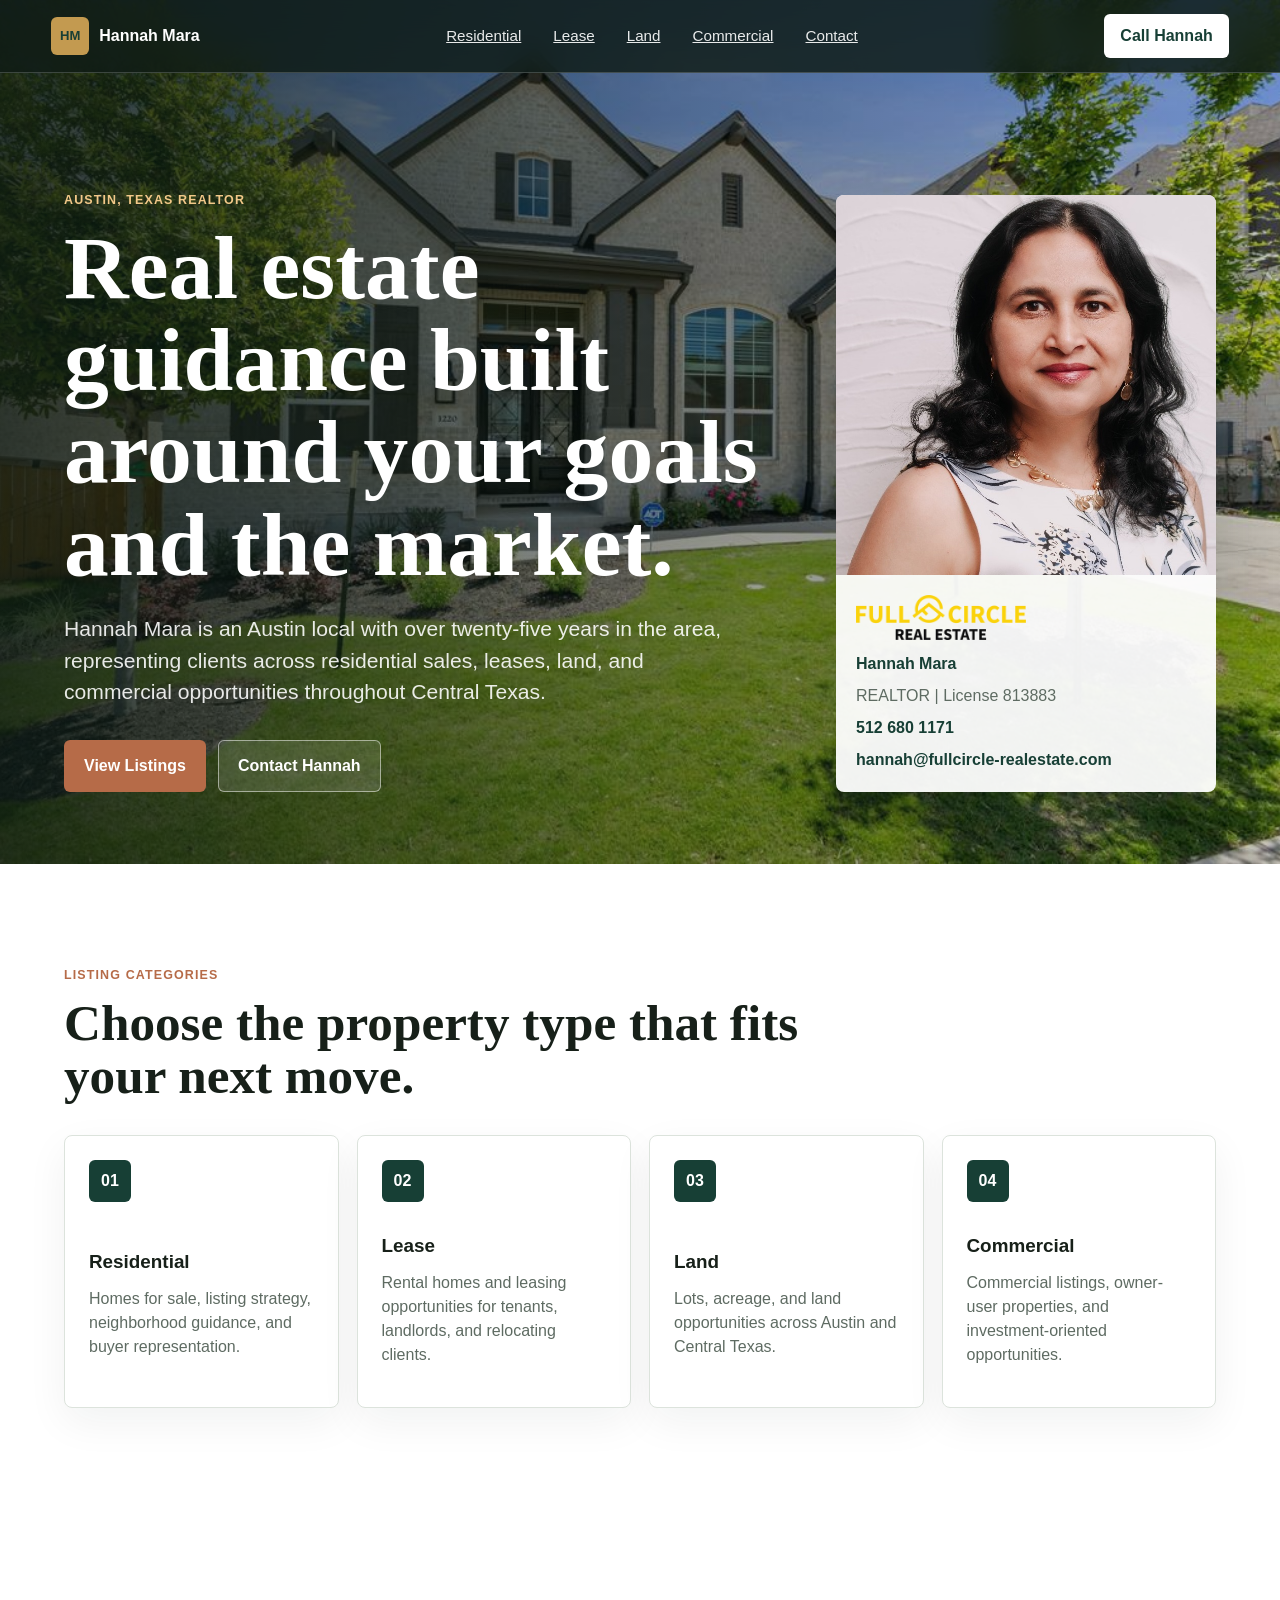
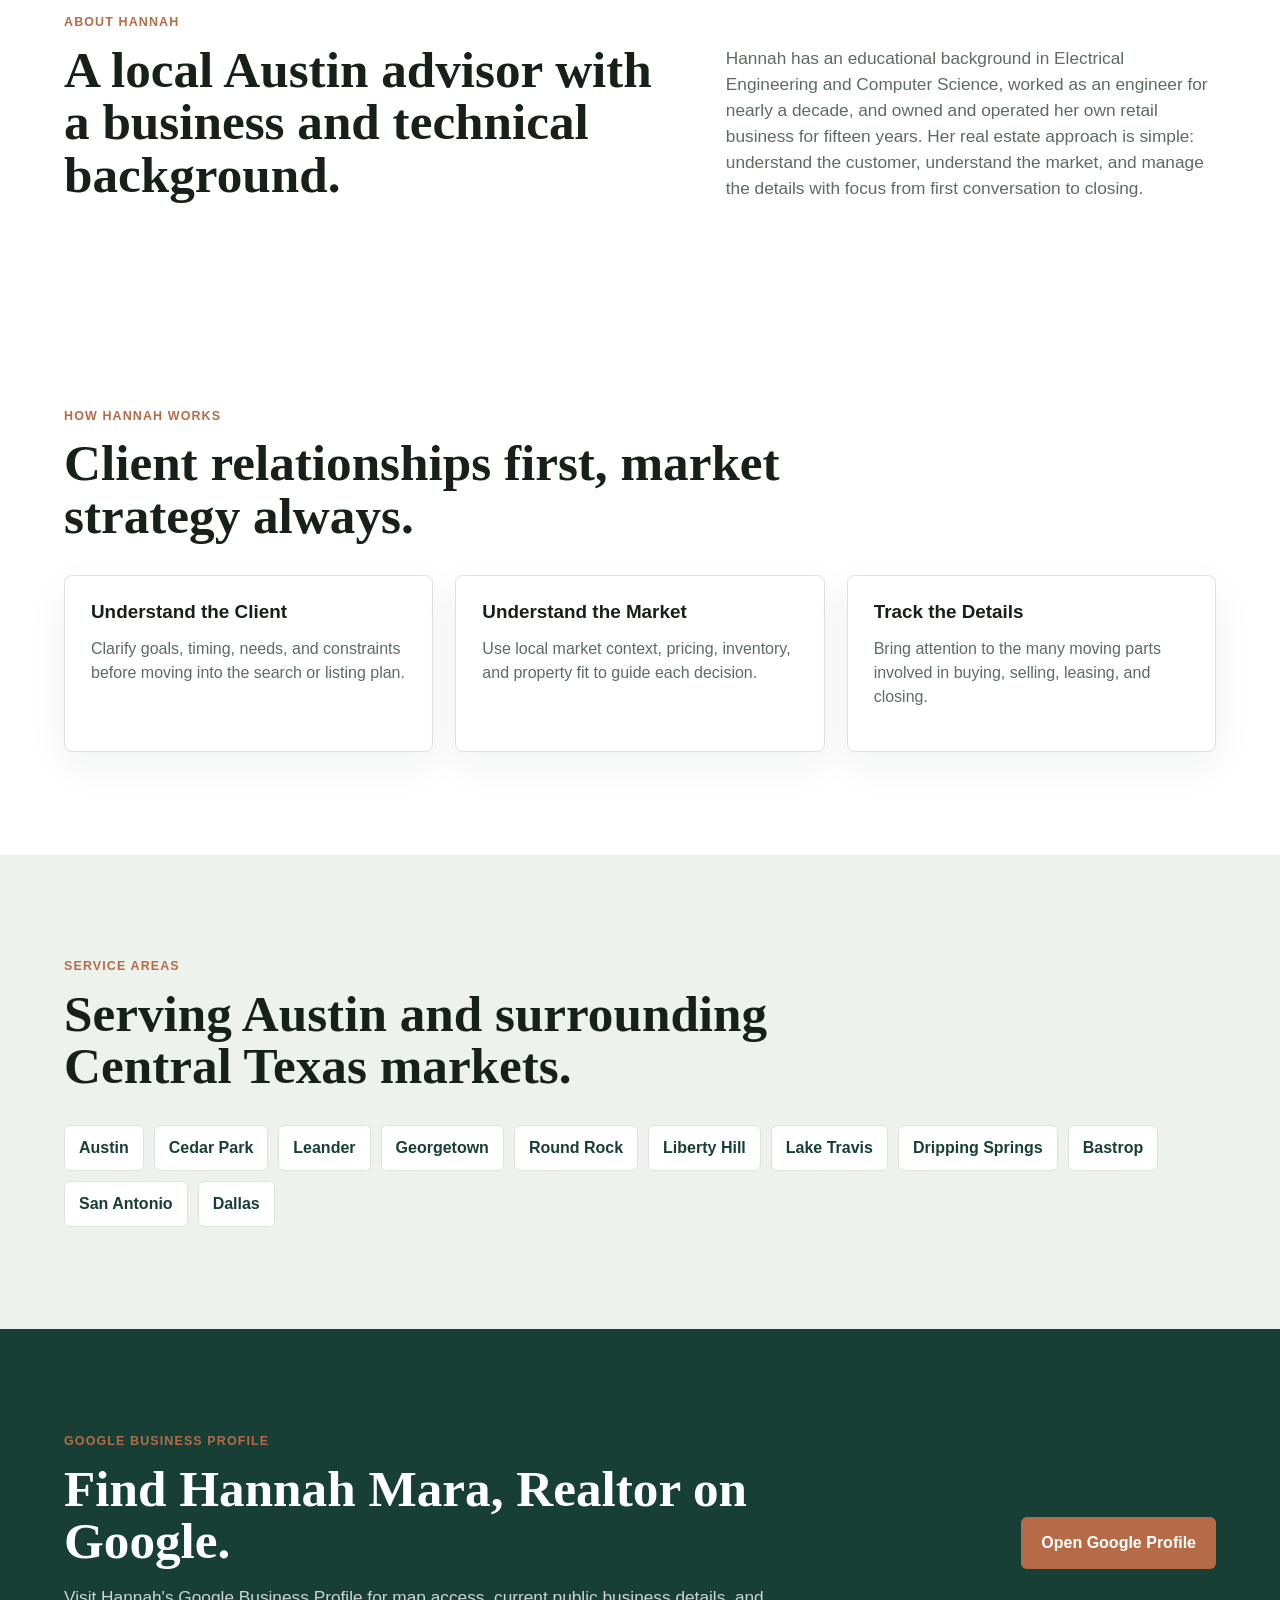
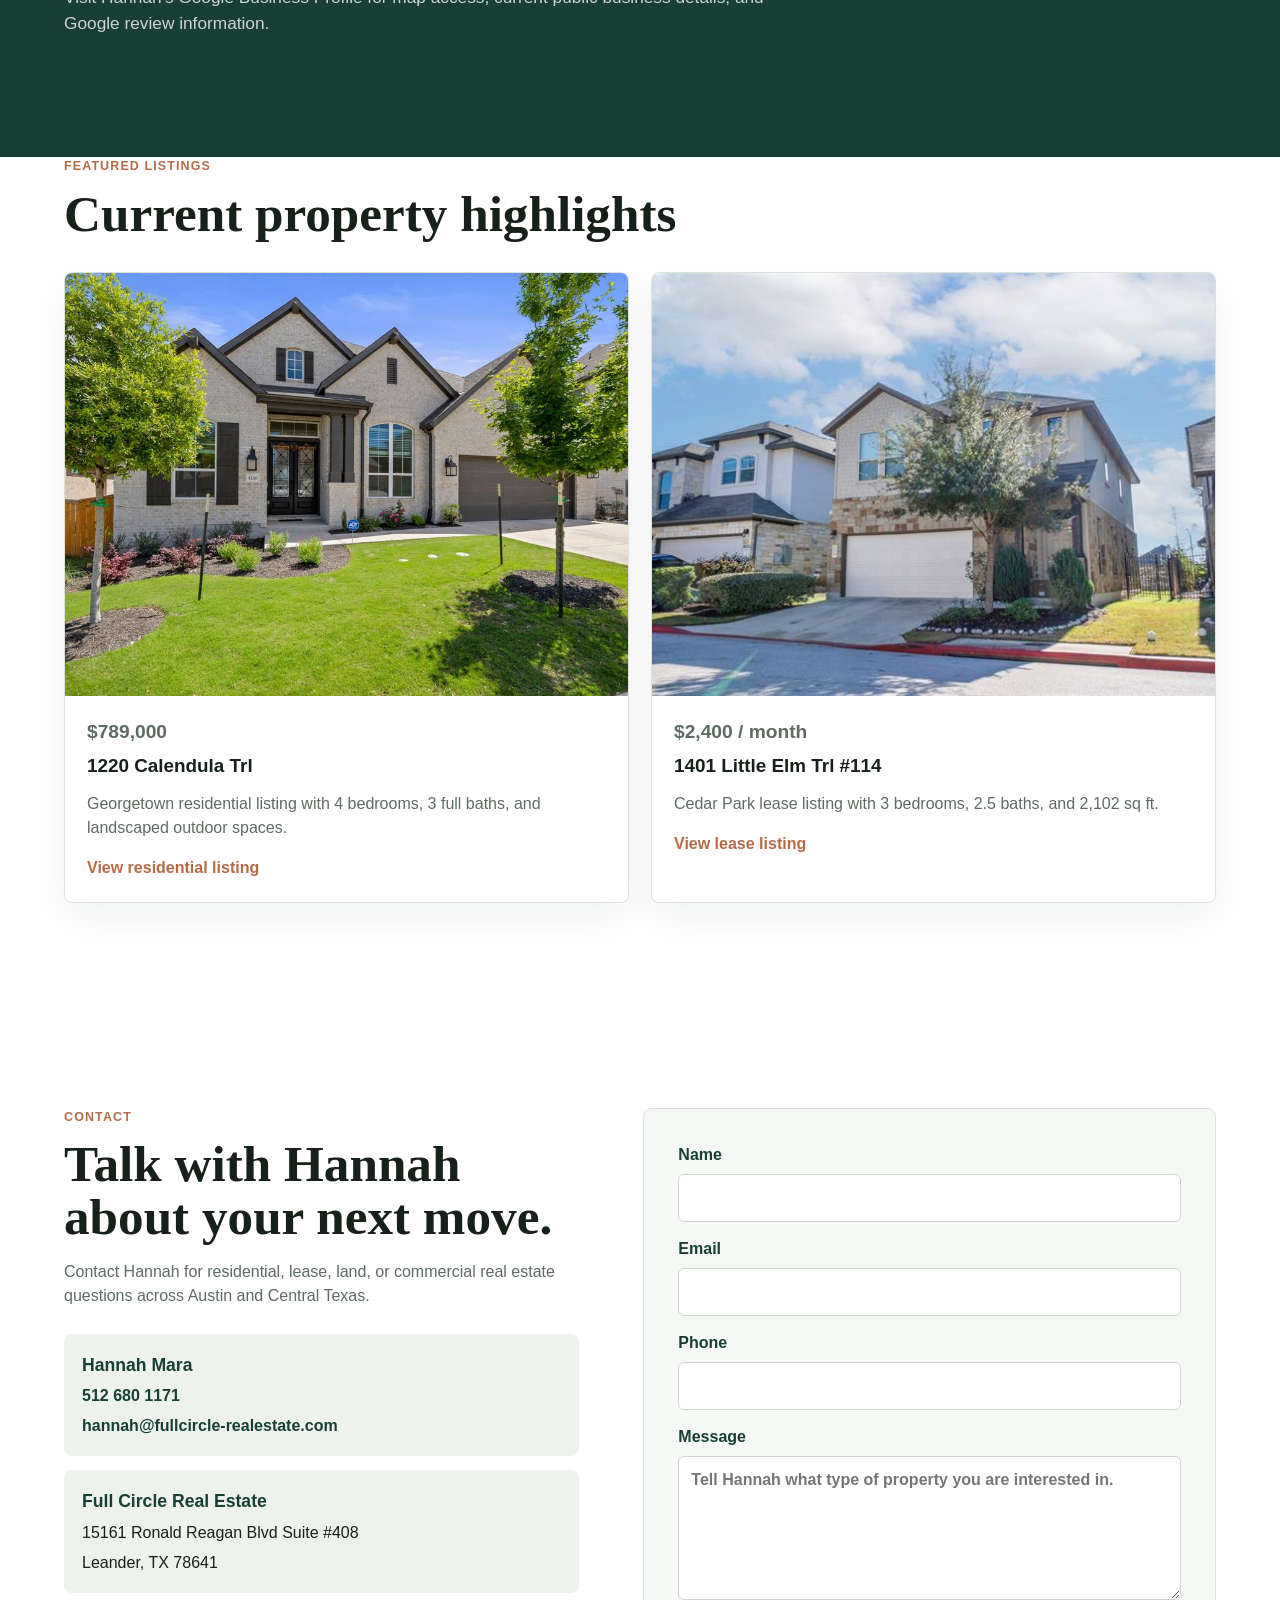
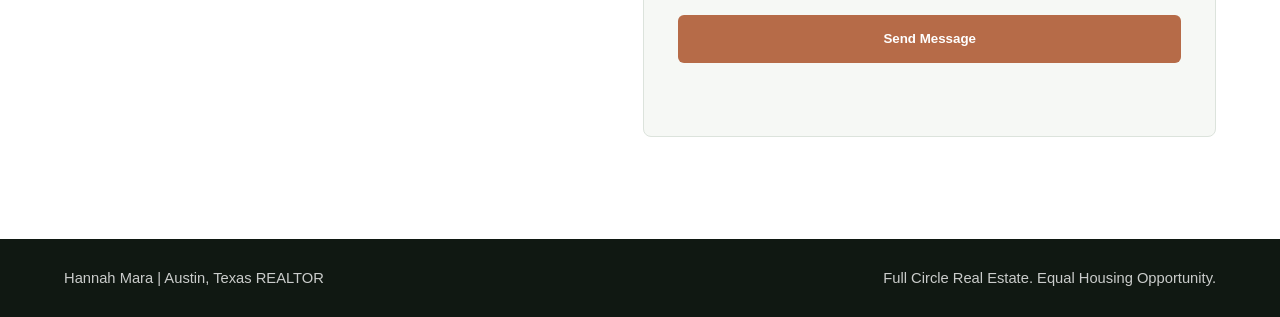
<file: index.html>
<!doctype html>
<html lang="en">
  <head>
    <meta charset="utf-8" />
    <meta name="viewport" content="width=device-width, initial-scale=1" />
    <title>Hannah Mara | Austin Texas Realtor</title>
    <meta
      name="description"
      content="Hannah Mara is an Austin, Texas REALTOR with Full Circle Real Estate, serving residential, lease, land, and commercial clients across Central Texas."
    />
    <link rel="stylesheet" href="styles.css" />
  </head>
  <body>
    <header class="site-header">
      <a class="brand" href="index.html" aria-label="Hannah Mara home">
        <span class="brand-mark">HM</span>
        <span>Hannah Mara</span>
      </a>
      <nav class="main-nav" aria-label="Primary navigation">
        <a href="residential.html">Residential</a>
        <a href="lease.html">Lease</a>
        <a href="land.html">Land</a>
        <a href="commercial.html">Commercial</a>
        <a href="#contact">Contact</a>
      </nav>
      <a class="header-cta" href="tel:+15126801171">Call Hannah</a>
    </header>

    <main>
      <section class="home-hero realtor-hero">
        <div class="home-hero-media" role="img" aria-label="Austin-area residential listing exterior"></div>
        <div class="home-hero-content realtor-hero-content">
          <div>
            <p class="eyebrow">Austin, Texas REALTOR</p>
            <h1>Real estate guidance built around your goals and the market.</h1>
            <p>
              Hannah Mara is an Austin local with over twenty-five years in the
              area, representing clients across residential sales, leases, land,
              and commercial opportunities throughout Central Texas.
            </p>
            <div class="hero-actions">
              <a class="button primary" href="residential.html">View Listings</a>
              <a class="button secondary" href="#contact">Contact Hannah</a>
            </div>
          </div>
          <aside class="profile-card">
            <img src="assets/hannah-mara-profile.jpg" alt="Hannah Mara" />
            <div>
              <img class="broker-logo" src="assets/full-circle-logo.png" alt="Full Circle Real Estate" />
              <strong>Hannah Mara</strong>
              <span>REALTOR | License 813883</span>
              <a href="tel:+15126801171">512 680 1171</a>
              <a href="mailto:hannah@fullcircle-realestate.com">hannah@fullcircle-realestate.com</a>
            </div>
          </aside>
        </div>
      </section>

      <section class="section category-section" aria-label="Listing categories">
        <div class="section-heading">
          <p class="eyebrow">Listing categories</p>
          <h2>Choose the property type that fits your next move.</h2>
        </div>
        <div class="category-grid">
          <a class="category-card" href="residential.html">
            <span>01</span>
            <h3>Residential</h3>
            <p>Homes for sale, listing strategy, neighborhood guidance, and buyer representation.</p>
          </a>
          <a class="category-card" href="lease.html">
            <span>02</span>
            <h3>Lease</h3>
            <p>Rental homes and leasing opportunities for tenants, landlords, and relocating clients.</p>
          </a>
          <a class="category-card" href="land.html">
            <span>03</span>
            <h3>Land</h3>
            <p>Lots, acreage, and land opportunities across Austin and Central Texas.</p>
          </a>
          <a class="category-card" href="commercial.html">
            <span>04</span>
            <h3>Commercial</h3>
            <p>Commercial listings, owner-user properties, and investment-oriented opportunities.</p>
          </a>
        </div>
      </section>

      <section class="section about-section">
        <div>
          <p class="eyebrow">About Hannah</p>
          <h2>A local Austin advisor with a business and technical background.</h2>
        </div>
        <p>
          Hannah has an educational background in Electrical Engineering and
          Computer Science, worked as an engineer for nearly a decade, and owned
          and operated her own retail business for fifteen years. Her real estate
          approach is simple: understand the customer, understand the market, and
          manage the details with focus from first conversation to closing.
        </p>
      </section>

      <section class="section strengths-section">
        <div class="section-heading">
          <p class="eyebrow">How Hannah works</p>
          <h2>Client relationships first, market strategy always.</h2>
        </div>
        <div class="strength-grid">
          <article>
            <h3>Understand the Client</h3>
            <p>Clarify goals, timing, needs, and constraints before moving into the search or listing plan.</p>
          </article>
          <article>
            <h3>Understand the Market</h3>
            <p>Use local market context, pricing, inventory, and property fit to guide each decision.</p>
          </article>
          <article>
            <h3>Track the Details</h3>
            <p>Bring attention to the many moving parts involved in buying, selling, leasing, and closing.</p>
          </article>
        </div>
      </section>

      <section class="section service-area-section">
        <div class="section-heading">
          <p class="eyebrow">Service areas</p>
          <h2>Serving Austin and surrounding Central Texas markets.</h2>
        </div>
        <div class="area-list">
          <span>Austin</span>
          <span>Cedar Park</span>
          <span>Leander</span>
          <span>Georgetown</span>
          <span>Round Rock</span>
          <span>Liberty Hill</span>
          <span>Lake Travis</span>
          <span>Dripping Springs</span>
          <span>Bastrop</span>
          <span>San Antonio</span>
          <span>Dallas</span>
        </div>
      </section>

      <section class="section google-profile-section">
        <div>
          <p class="eyebrow">Google Business Profile</p>
          <h2>Find Hannah Mara, Realtor on Google.</h2>
          <p>
            Visit Hannah's Google Business Profile for map access, current public
            business details, and Google review information.
          </p>
        </div>
        <a
          class="button primary"
          href="https://www.google.com/search?q=Hannah+Mara,+Realtor&stick=H4sIAAAAAAAA_-NgU1IxqEg1tzA2NjZLMzNPMrK0SLIyqDCyMLBMM0kzNEhNTTI2TTVcxCrikZiXl5ih4JtYlKijEJSamFOSXwQA68ZZXj8AAAA&hl=en&mat=CRj94S3PUYDHElYBTVDHng2Z-YeD6oE3rlTrWExdD7ySuEwgelsa66twkgljCdIxaJjwDzDQblvwz0q8Z6OfWhHE-b0DrfKZbGGxEOwnd5_NIWODwPyfdLkB6dN6zTIHtg&authuser=0"
        >Open Google Profile</a>
      </section>

      <section class="section featured-section">
        <div class="section-heading">
          <p class="eyebrow">Featured listings</p>
          <h2>Current property highlights</h2>
        </div>
        <div class="featured-grid">
          <article class="mini-listing-card">
            <img src="assets/1220-calendula-front.jpeg" alt="Front exterior of 1220 Calendula Trl" />
            <div>
              <p class="listing-price">$789,000</p>
              <h3>1220 Calendula Trl</h3>
              <p>Georgetown residential listing with 4 bedrooms, 3 full baths, and landscaped outdoor spaces.</p>
              <a href="residential/1220-calendula-trl.html">View residential listing</a>
            </div>
          </article>
          <article class="mini-listing-card">
            <img src="assets/1401-little-elm-1.jpg" alt="Exterior of 1401 Little Elm Trl Unit 114" />
            <div>
              <p class="listing-price">$2,400 / month</p>
              <h3>1401 Little Elm Trl #114</h3>
              <p>Cedar Park lease listing with 3 bedrooms, 2.5 baths, and 2,102 sq ft.</p>
              <a href="lease/1401-little-elm-trl.html">View lease listing</a>
            </div>
          </article>
        </div>
      </section>

      <section class="section contact-section" id="contact">
        <div class="contact-copy">
          <p class="eyebrow">Contact</p>
          <h2>Talk with Hannah about your next move.</h2>
          <p>
            Contact Hannah for residential, lease, land, or commercial real estate
            questions across Austin and Central Texas.
          </p>
          <div class="agent-list">
            <article>
              <strong>Hannah Mara</strong>
              <a href="tel:+15126801171">512 680 1171</a>
              <a href="mailto:hannah@fullcircle-realestate.com">hannah@fullcircle-realestate.com</a>
            </article>
            <article>
              <strong>Full Circle Real Estate</strong>
              <span>15161 Ronald Reagan Blvd Suite #408</span>
              <span>Leander, TX 78641</span>
            </article>
          </div>
        </div>
        <form class="contact-form" id="leadForm">
          <label>
            Name
            <input type="text" name="name" autocomplete="name" required />
          </label>
          <label>
            Email
            <input type="email" name="email" autocomplete="email" required />
          </label>
          <label>
            Phone
            <input type="tel" name="phone" autocomplete="tel" />
          </label>
          <label>
            Message
            <textarea name="message" rows="5" placeholder="Tell Hannah what type of property you are interested in."></textarea>
          </label>
          <button class="button primary" type="submit">Send Message</button>
          <p class="form-status" id="formStatus" role="status" aria-live="polite"></p>
        </form>
      </section>
    </main>

    <footer class="site-footer">
      <span>Hannah Mara | Austin, Texas REALTOR</span>
      <span>Full Circle Real Estate. Equal Housing Opportunity.</span>
    </footer>

    <script src="script.js"></script>
  </body>
</html>
</file>
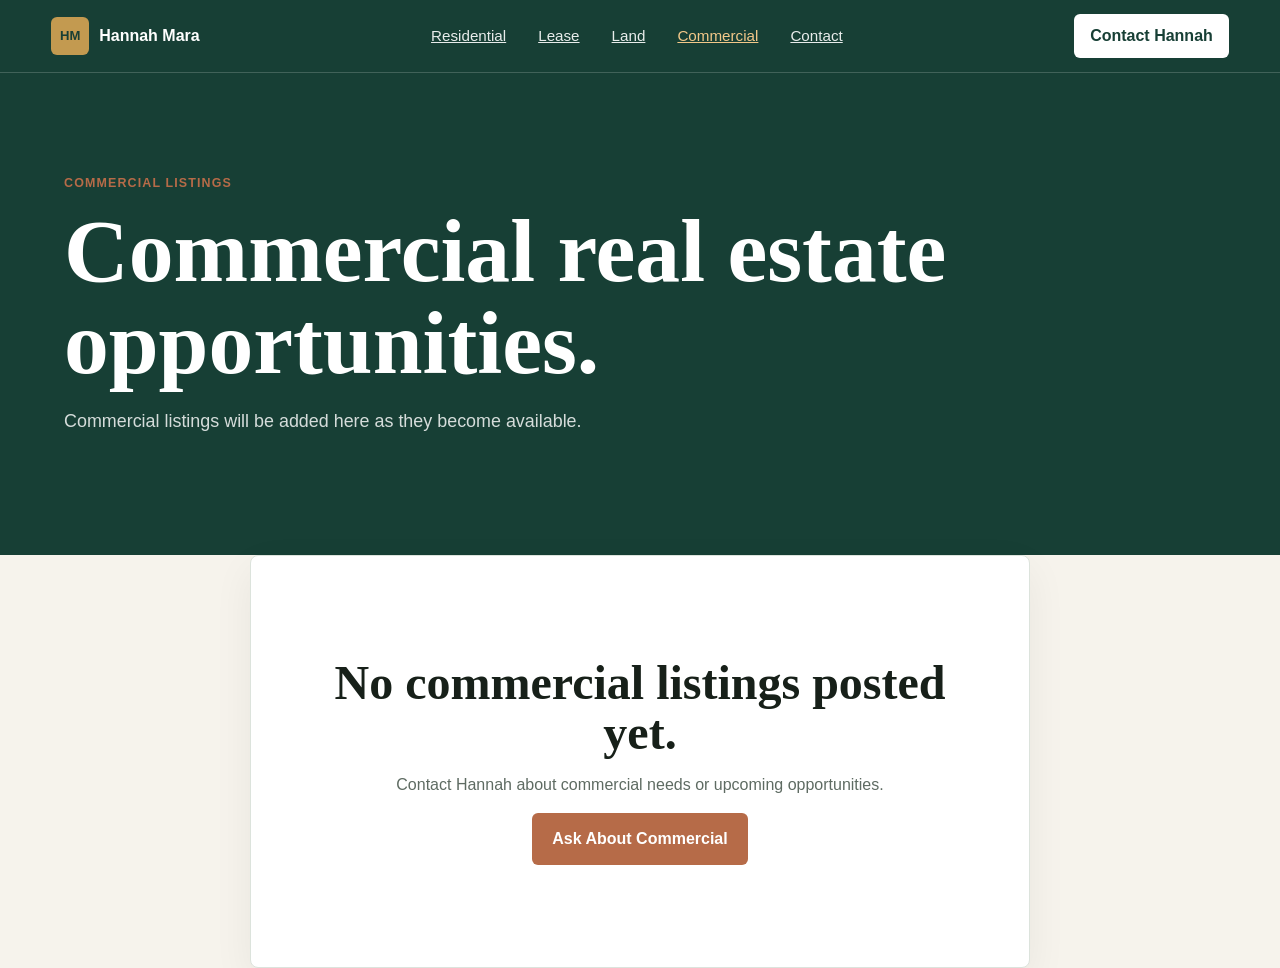
<file: commercial.html>
<!doctype html>
<html lang="en">
  <head>
    <meta charset="utf-8" />
    <meta name="viewport" content="width=device-width, initial-scale=1" />
    <title>Commercial Listings | Hannah Mara</title>
    <meta name="description" content="Commercial listings represented by Hannah Mara in the Austin, Texas area." />
    <link rel="stylesheet" href="styles.css" />
  </head>
  <body>
    <header class="site-header solid">
      <a class="brand" href="index.html"><span class="brand-mark">HM</span><span>Hannah Mara</span></a>
      <nav class="main-nav" aria-label="Primary navigation">
        <a href="residential.html">Residential</a>
        <a href="lease.html">Lease</a>
        <a href="land.html">Land</a>
        <a class="active" href="commercial.html">Commercial</a>
        <a href="index.html#contact">Contact</a>
      </nav>
      <a class="header-cta" href="index.html#contact">Contact Hannah</a>
    </header>
    <main class="page-main">
      <section class="section page-heading">
        <p class="eyebrow">Commercial listings</p>
        <h1>Commercial real estate opportunities.</h1>
        <p>Commercial listings will be added here as they become available.</p>
      </section>
      <section class="section empty-state">
        <h2>No commercial listings posted yet.</h2>
        <p>Contact Hannah about commercial needs or upcoming opportunities.</p>
        <a class="button primary" href="index.html#contact">Ask About Commercial</a>
      </section>
    </main>
  </body>
</html>
</file>
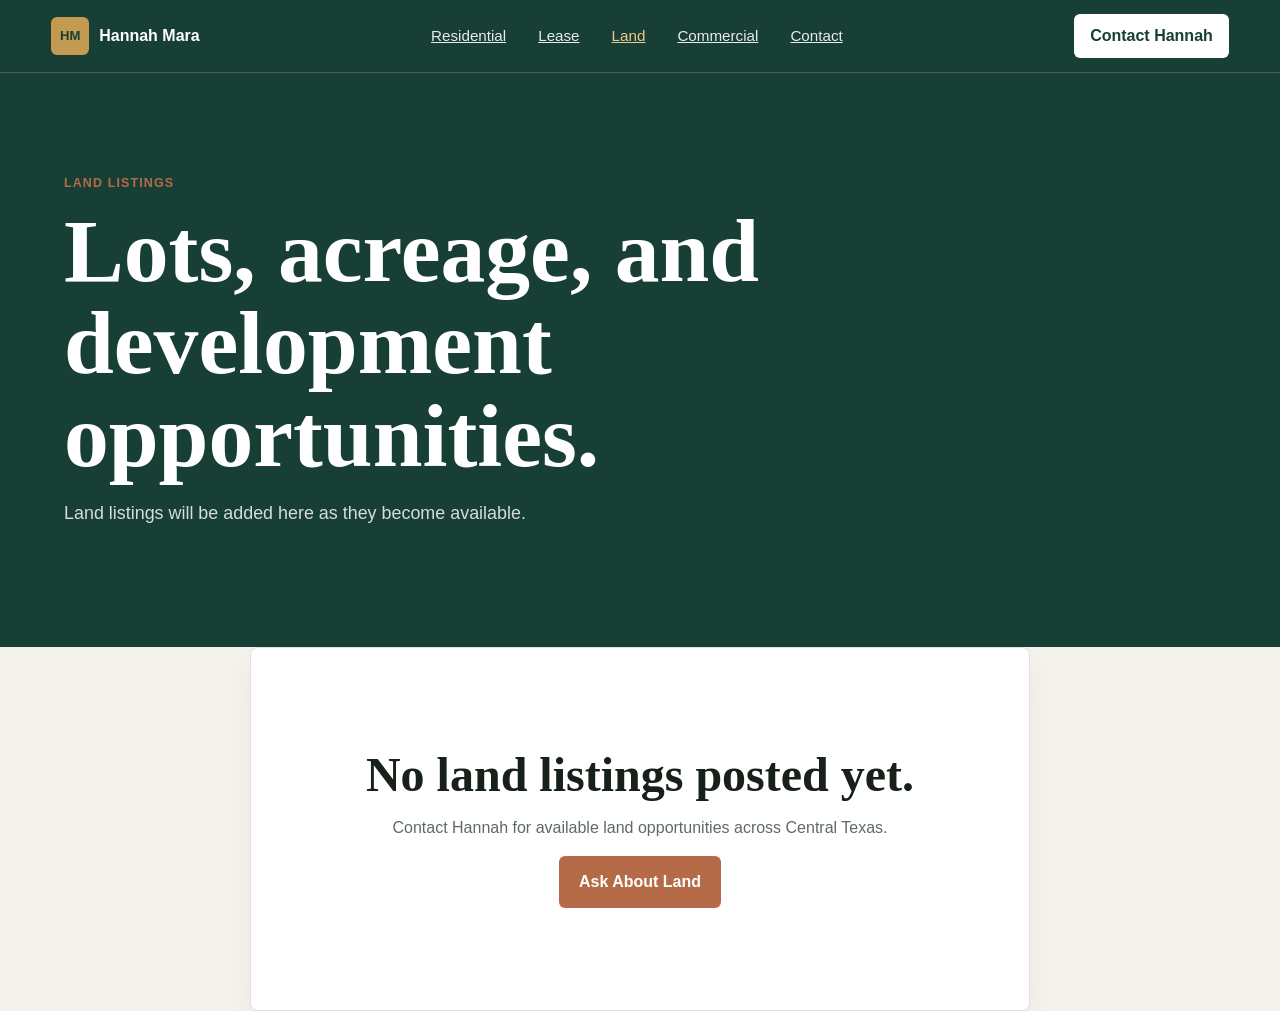
<file: land.html>
<!doctype html>
<html lang="en">
  <head>
    <meta charset="utf-8" />
    <meta name="viewport" content="width=device-width, initial-scale=1" />
    <title>Land Listings | Hannah Mara</title>
    <meta name="description" content="Land listings represented by Hannah Mara in the Austin, Texas area." />
    <link rel="stylesheet" href="styles.css" />
  </head>
  <body>
    <header class="site-header solid">
      <a class="brand" href="index.html"><span class="brand-mark">HM</span><span>Hannah Mara</span></a>
      <nav class="main-nav" aria-label="Primary navigation">
        <a href="residential.html">Residential</a>
        <a href="lease.html">Lease</a>
        <a class="active" href="land.html">Land</a>
        <a href="commercial.html">Commercial</a>
        <a href="index.html#contact">Contact</a>
      </nav>
      <a class="header-cta" href="index.html#contact">Contact Hannah</a>
    </header>
    <main class="page-main">
      <section class="section page-heading">
        <p class="eyebrow">Land listings</p>
        <h1>Lots, acreage, and development opportunities.</h1>
        <p>Land listings will be added here as they become available.</p>
      </section>
      <section class="section empty-state">
        <h2>No land listings posted yet.</h2>
        <p>Contact Hannah for available land opportunities across Central Texas.</p>
        <a class="button primary" href="index.html#contact">Ask About Land</a>
      </section>
    </main>
  </body>
</html>
</file>
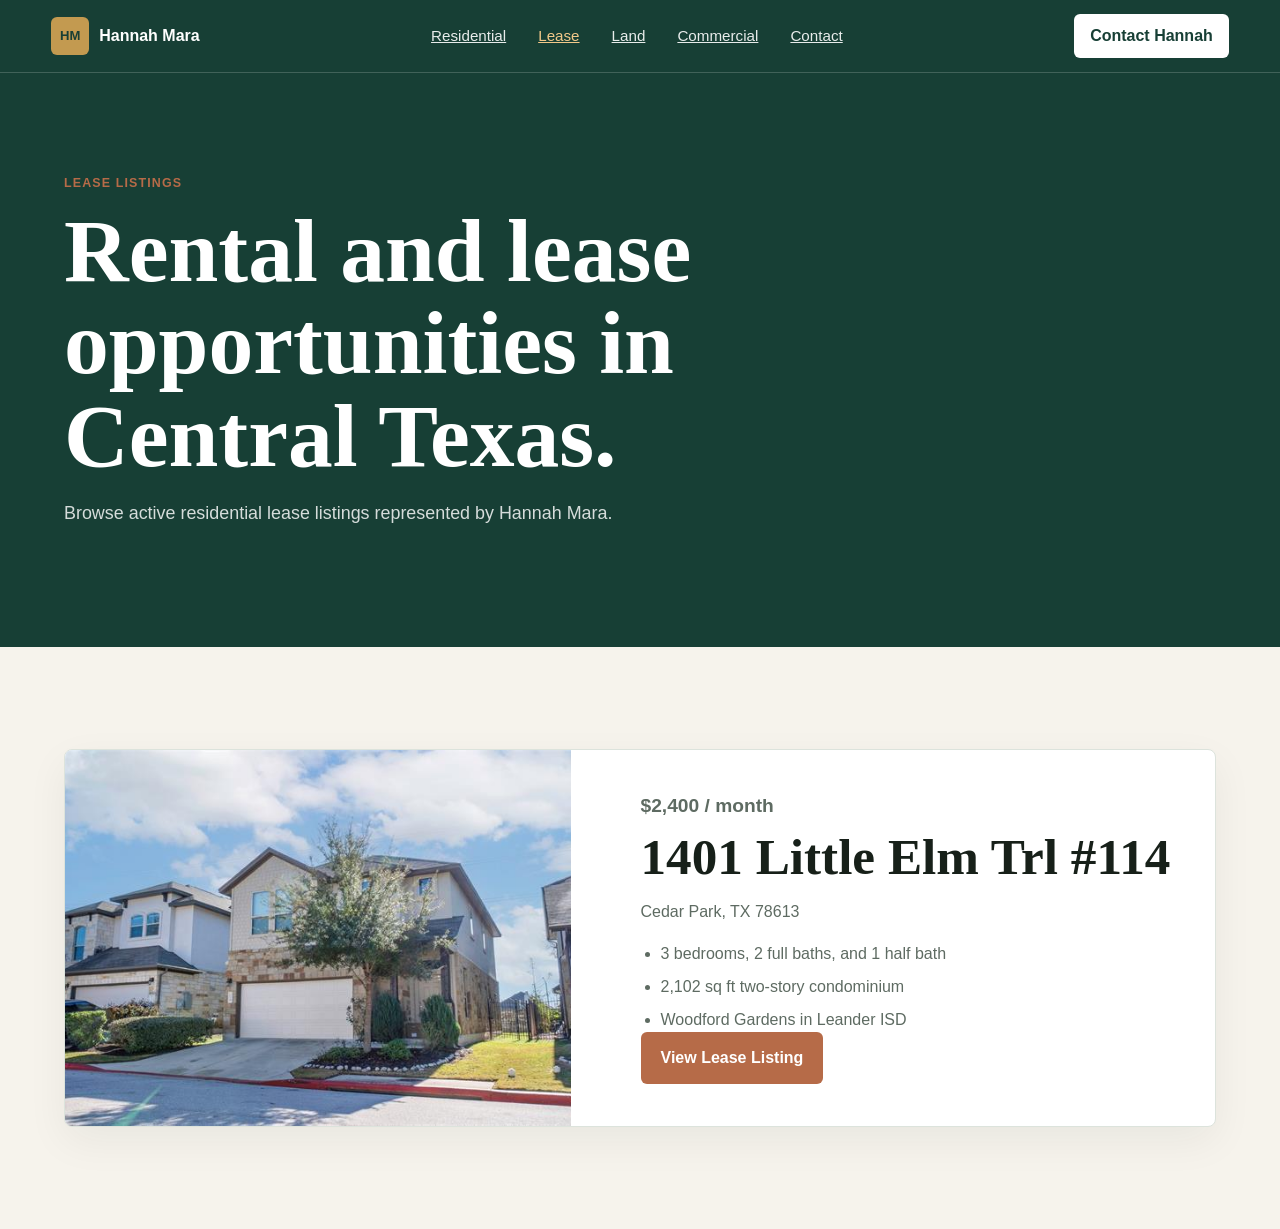
<file: lease.html>
<!doctype html>
<html lang="en">
  <head>
    <meta charset="utf-8" />
    <meta name="viewport" content="width=device-width, initial-scale=1" />
    <title>Lease Listings | Hannah Mara</title>
    <meta name="description" content="Lease listings represented by Hannah Mara in the Austin, Texas area." />
    <link rel="stylesheet" href="styles.css" />
  </head>
  <body>
    <header class="site-header solid">
      <a class="brand" href="index.html"><span class="brand-mark">HM</span><span>Hannah Mara</span></a>
      <nav class="main-nav" aria-label="Primary navigation">
        <a href="residential.html">Residential</a>
        <a class="active" href="lease.html">Lease</a>
        <a href="land.html">Land</a>
        <a href="commercial.html">Commercial</a>
        <a href="index.html#contact">Contact</a>
      </nav>
      <a class="header-cta" href="index.html#contact">Contact Hannah</a>
    </header>

    <main class="page-main">
      <section class="section page-heading">
        <p class="eyebrow">Lease listings</p>
        <h1>Rental and lease opportunities in Central Texas.</h1>
        <p>Browse active residential lease listings represented by Hannah Mara.</p>
      </section>

      <section class="section listing-index">
        <article class="listing-card">
          <img src="assets/1401-little-elm-1.jpg" alt="Exterior of 1401 Little Elm Trl Unit 114" />
          <div class="listing-card-body">
            <p class="listing-price">$2,400 / month</p>
            <h2>1401 Little Elm Trl #114</h2>
            <p>Cedar Park, TX 78613</p>
            <ul>
              <li>3 bedrooms, 2 full baths, and 1 half bath</li>
              <li>2,102 sq ft two-story condominium</li>
              <li>Woodford Gardens in Leander ISD</li>
            </ul>
            <a class="button primary" href="lease/1401-little-elm-trl.html">View Lease Listing</a>
          </div>
        </article>
      </section>
    </main>
  </body>
</html>
</file>
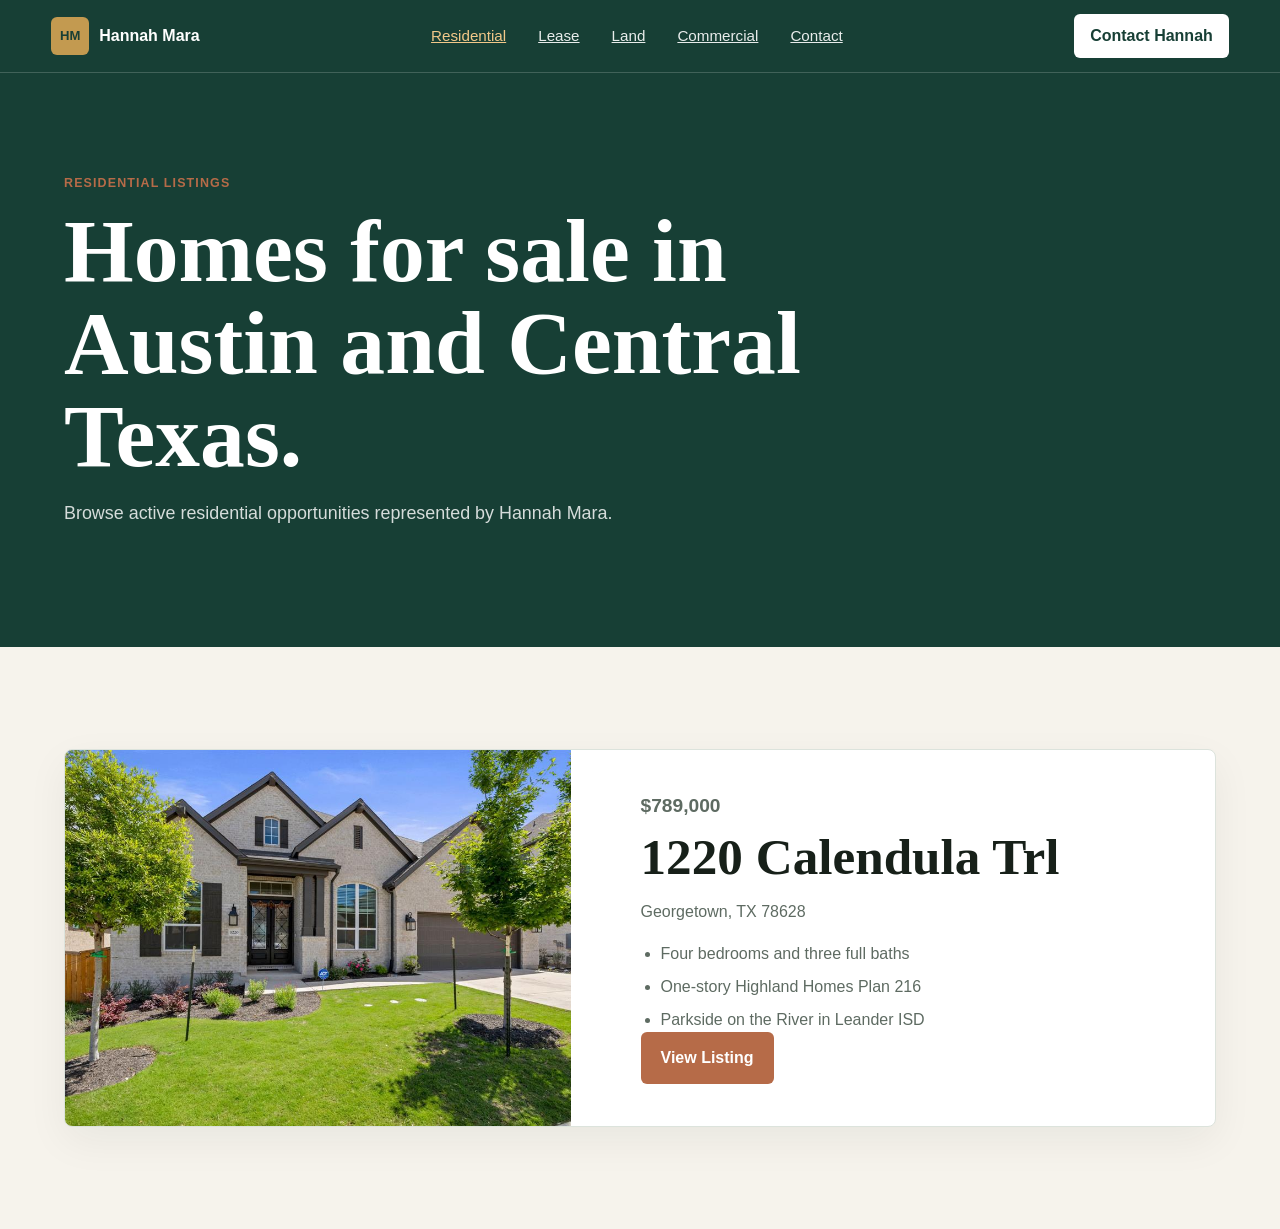
<file: residential.html>
<!doctype html>
<html lang="en">
  <head>
    <meta charset="utf-8" />
    <meta name="viewport" content="width=device-width, initial-scale=1" />
    <title>Residential Listings | Hannah Mara</title>
    <meta name="description" content="Residential listings represented by Hannah Mara in the Austin, Texas area." />
    <link rel="stylesheet" href="styles.css" />
  </head>
  <body>
    <header class="site-header solid">
      <a class="brand" href="index.html" aria-label="Hannah Mara home">
        <span class="brand-mark">HM</span>
        <span>Hannah Mara</span>
      </a>
      <nav class="main-nav" aria-label="Primary navigation">
        <a class="active" href="residential.html">Residential</a>
        <a href="lease.html">Lease</a>
        <a href="land.html">Land</a>
        <a href="commercial.html">Commercial</a>
        <a href="index.html#contact">Contact</a>
      </nav>
      <a class="header-cta" href="index.html#contact">Contact Hannah</a>
    </header>

    <main class="page-main">
      <section class="section page-heading">
        <p class="eyebrow">Residential listings</p>
        <h1>Homes for sale in Austin and Central Texas.</h1>
        <p>Browse active residential opportunities represented by Hannah Mara.</p>
      </section>

      <section class="section listing-index">
        <article class="listing-card">
          <img src="assets/1220-calendula-front.jpeg" alt="Front exterior of 1220 Calendula Trl" />
          <div class="listing-card-body">
            <p class="listing-price">$789,000</p>
            <h2>1220 Calendula Trl</h2>
            <p>Georgetown, TX 78628</p>
            <ul>
              <li>Four bedrooms and three full baths</li>
              <li>One-story Highland Homes Plan 216</li>
              <li>Parkside on the River in Leander ISD</li>
            </ul>
            <a class="button primary" href="residential/1220-calendula-trl.html">View Listing</a>
          </div>
        </article>
      </section>
    </main>
  </body>
</html>
</file>
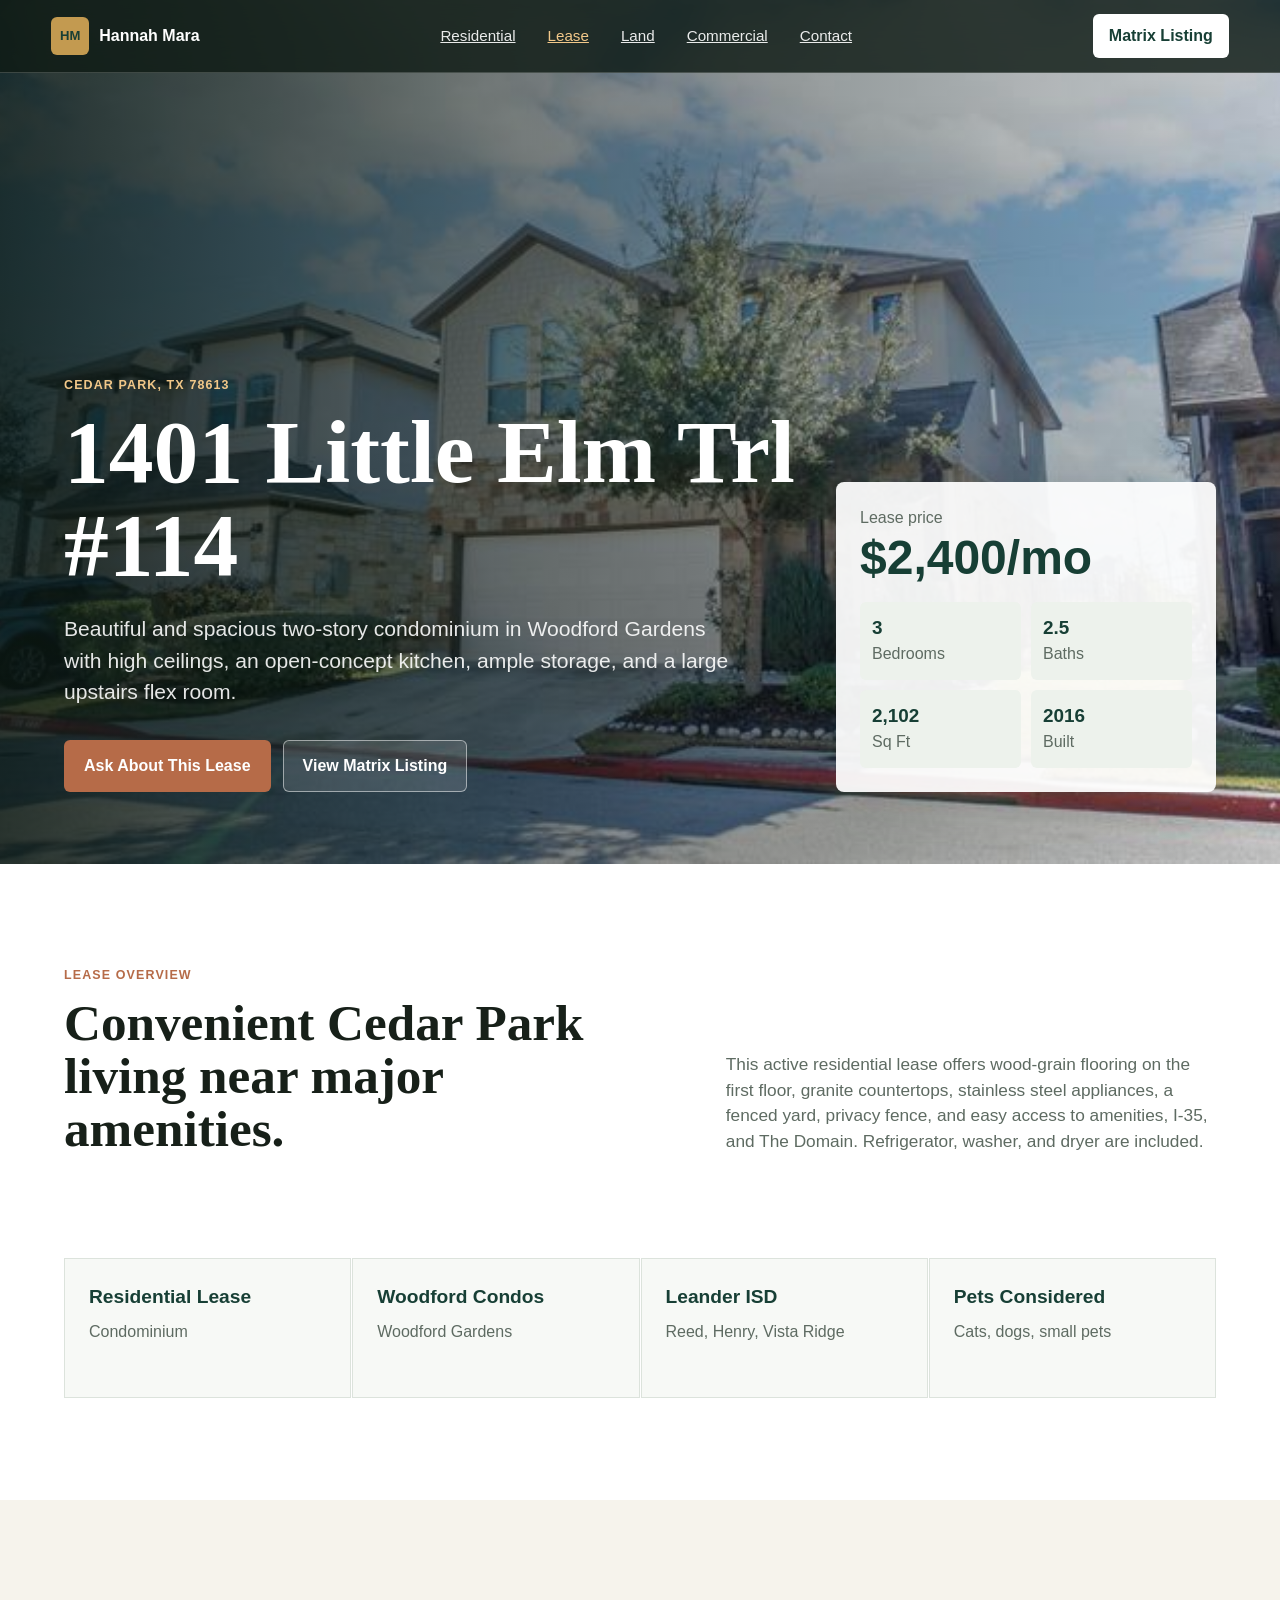
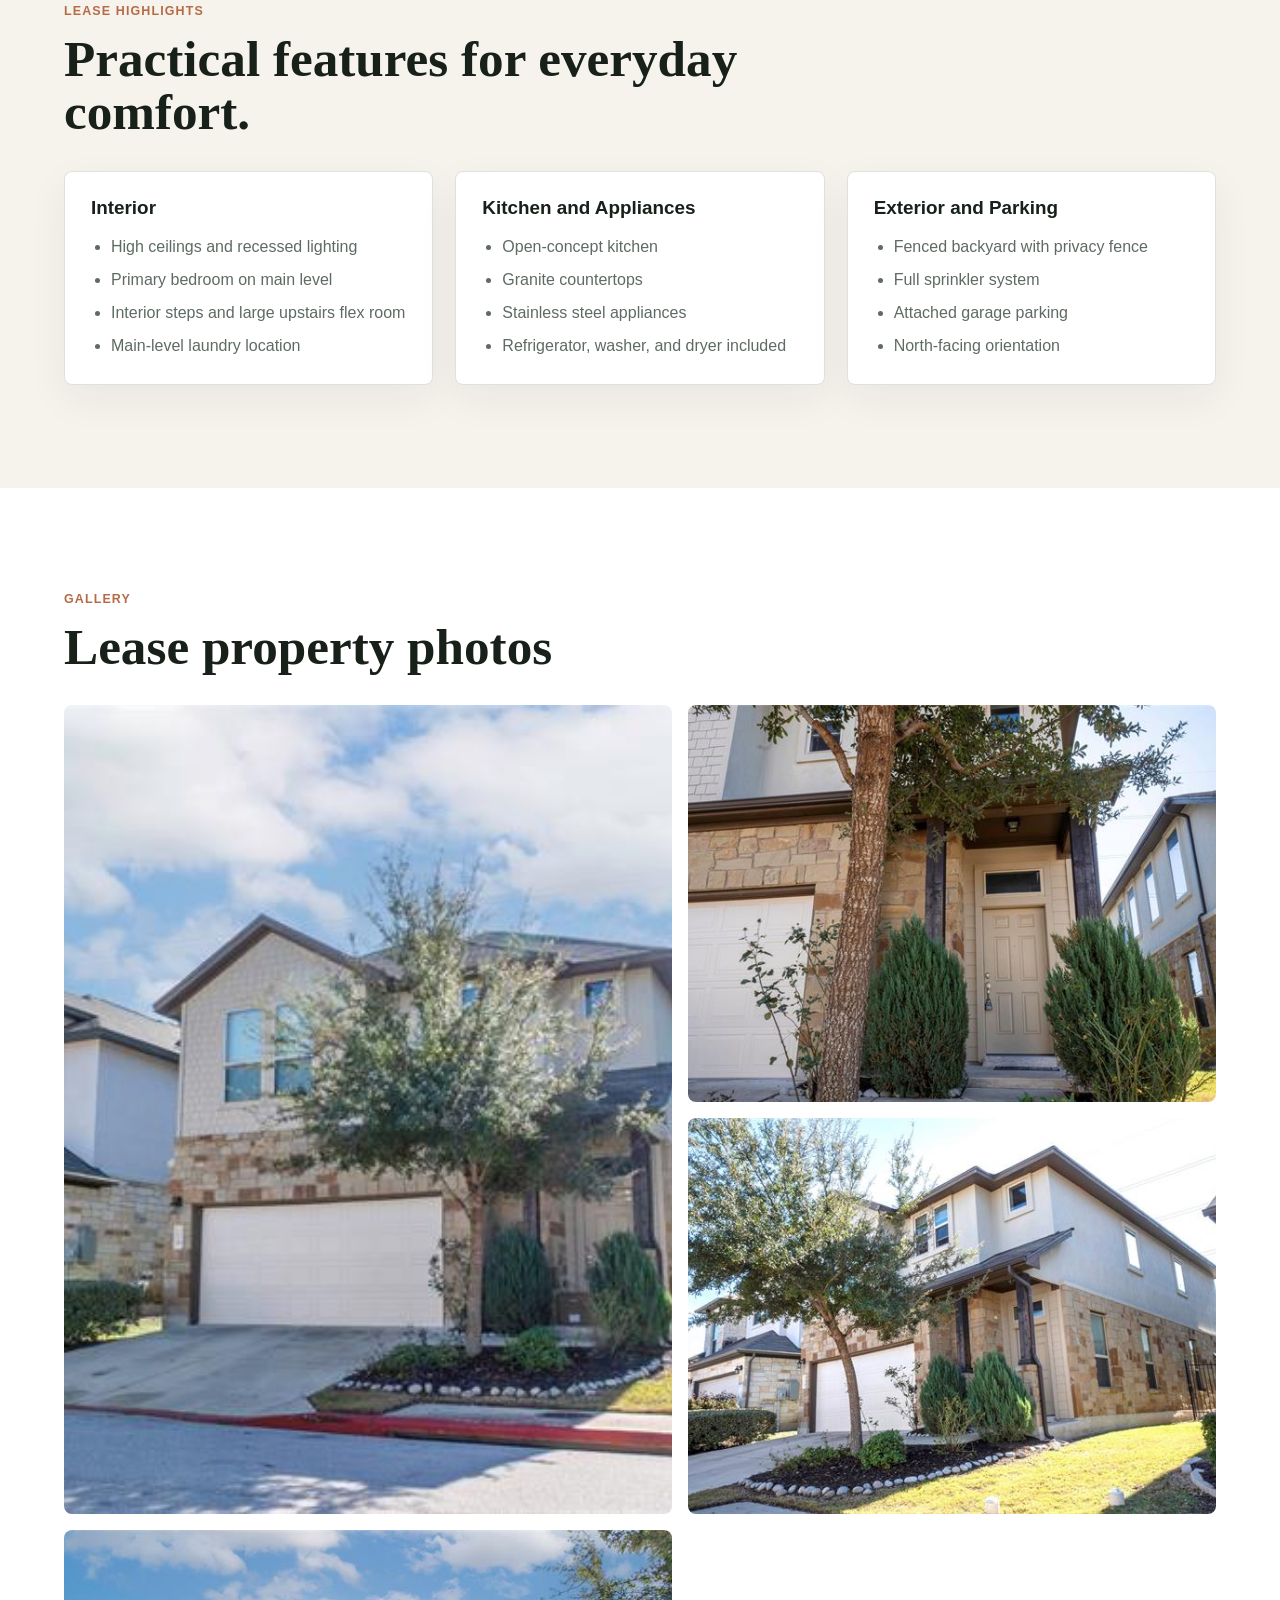
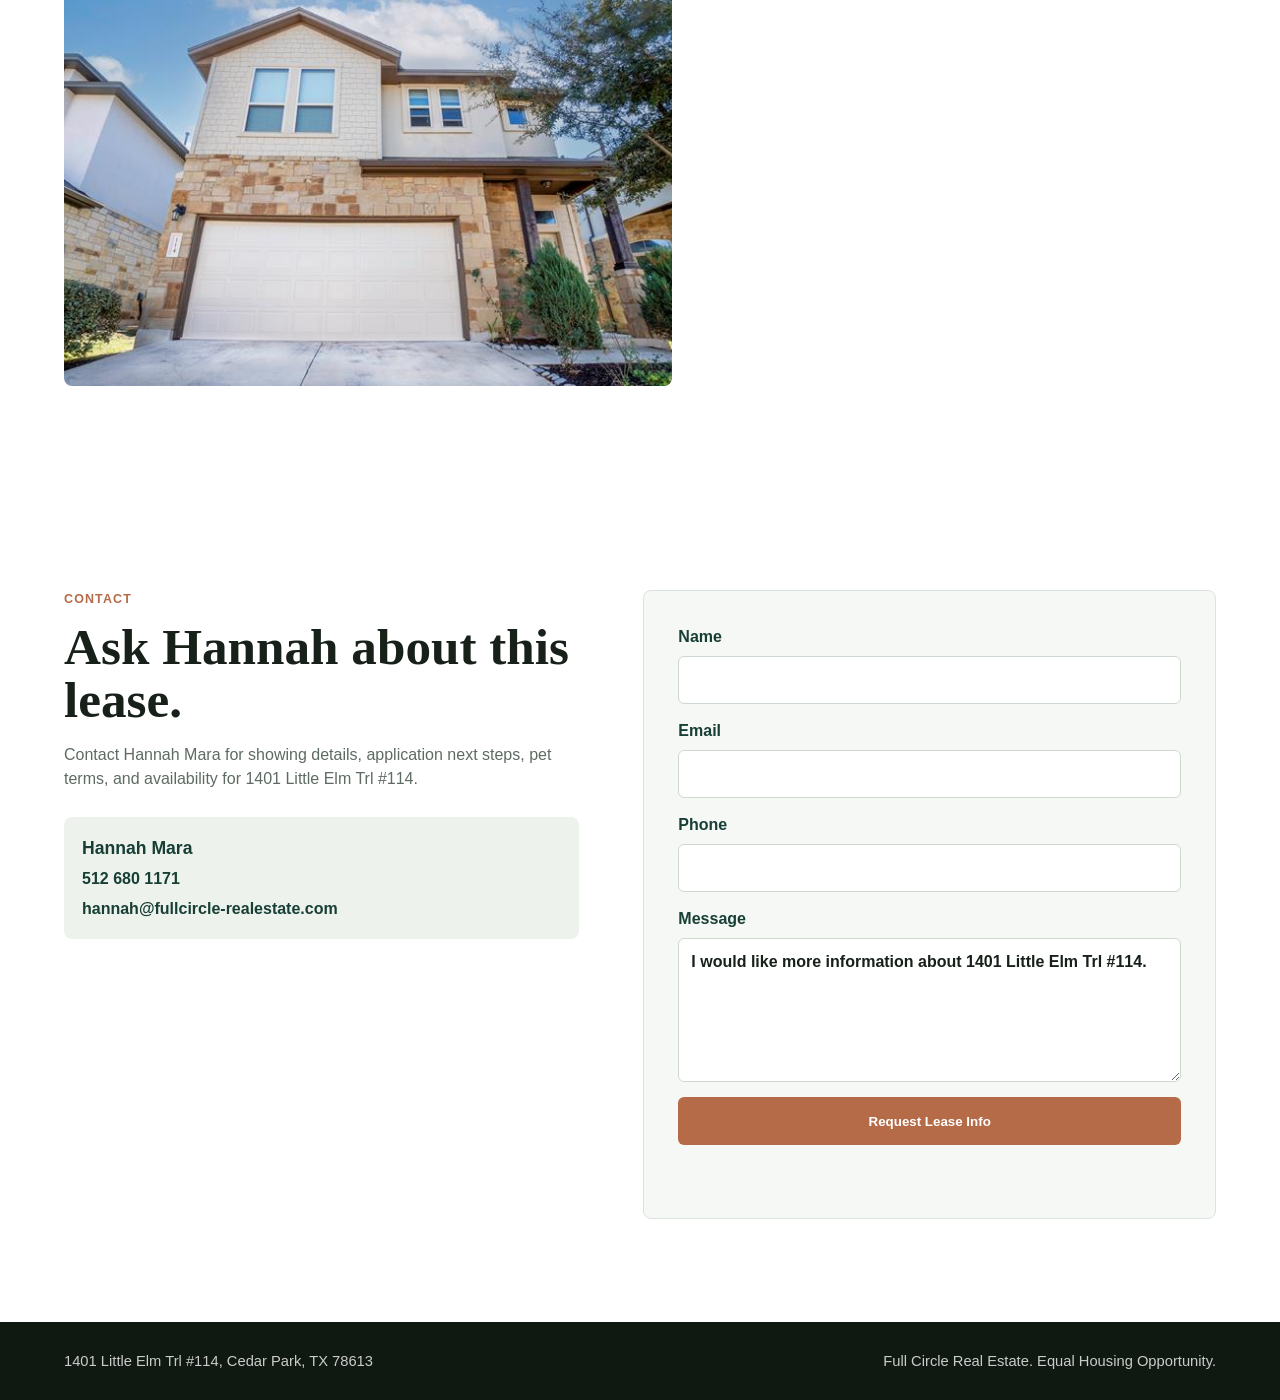
<file: lease/1401-little-elm-trl.html>
<!doctype html>
<html lang="en">
  <head>
    <meta charset="utf-8" />
    <meta name="viewport" content="width=device-width, initial-scale=1" />
    <title>1401 Little Elm Trl #114, Cedar Park TX | Lease Listing</title>
    <meta
      name="description"
      content="1401 Little Elm Trl #114 in Cedar Park, TX. Residential lease offered at $2,400 per month by Hannah Mara with Full Circle Real Estate."
    />
    <link rel="stylesheet" href="../styles.css" />
  </head>
  <body>
    <header class="site-header">
      <a class="brand" href="../index.html" aria-label="Hannah Mara home">
        <span class="brand-mark">HM</span>
        <span>Hannah Mara</span>
      </a>
      <nav class="main-nav" aria-label="Primary navigation">
        <a href="../residential.html">Residential</a>
        <a class="active" href="../lease.html">Lease</a>
        <a href="../land.html">Land</a>
        <a href="../commercial.html">Commercial</a>
        <a href="#contact">Contact</a>
      </nav>
      <a class="header-cta" href="https://matrix.abor.com/matrix/shared/JHwwpjxhltHd/1401LittleElmTrl">Matrix Listing</a>
    </header>

    <main>
      <section class="hero listing-hero">
        <div class="hero-media little-elm-hero" role="img" aria-label="Exterior of 1401 Little Elm Trl Unit 114"></div>
        <div class="hero-content">
          <p class="eyebrow">Cedar Park, TX 78613</p>
          <h1>1401 Little Elm Trl #114</h1>
          <p>
            Beautiful and spacious two-story condominium in Woodford Gardens with
            high ceilings, an open-concept kitchen, ample storage, and a large
            upstairs flex room.
          </p>
          <div class="hero-actions">
            <a class="button primary" href="#contact">Ask About This Lease</a>
            <a class="button secondary" href="https://matrix.abor.com/matrix/shared/JHwwpjxhltHd/1401LittleElmTrl">View Matrix Listing</a>
          </div>
        </div>
        <aside class="price-panel" aria-label="Lease summary">
          <span>Lease price</span>
          <strong>$2,400/mo</strong>
          <div class="summary-grid">
            <span><b>3</b> Bedrooms</span>
            <span><b>2.5</b> Baths</span>
            <span><b>2,102</b> Sq Ft</span>
            <span><b>2016</b> Built</span>
          </div>
        </aside>
      </section>

      <section class="section overview-section">
        <div>
          <p class="eyebrow">Lease overview</p>
          <h2>Convenient Cedar Park living near major amenities.</h2>
        </div>
        <p>
          This active residential lease offers wood-grain flooring on the first
          floor, granite countertops, stainless steel appliances, a fenced yard,
          privacy fence, and easy access to amenities, I-35, and The Domain.
          Refrigerator, washer, and dryer are included.
        </p>
      </section>

      <section class="section quick-facts" aria-label="Quick lease facts">
        <article><strong>Residential Lease</strong><span>Condominium</span></article>
        <article><strong>Woodford Condos</strong><span>Woodford Gardens</span></article>
        <article><strong>Leander ISD</strong><span>Reed, Henry, Vista Ridge</span></article>
        <article><strong>Pets Considered</strong><span>Cats, dogs, small pets</span></article>
      </section>

      <section class="section feature-section">
        <div class="section-heading">
          <p class="eyebrow">Lease highlights</p>
          <h2>Practical features for everyday comfort.</h2>
        </div>
        <div class="feature-grid">
          <article>
            <h3>Interior</h3>
            <ul>
              <li>High ceilings and recessed lighting</li>
              <li>Primary bedroom on main level</li>
              <li>Interior steps and large upstairs flex room</li>
              <li>Main-level laundry location</li>
            </ul>
          </article>
          <article>
            <h3>Kitchen and Appliances</h3>
            <ul>
              <li>Open-concept kitchen</li>
              <li>Granite countertops</li>
              <li>Stainless steel appliances</li>
              <li>Refrigerator, washer, and dryer included</li>
            </ul>
          </article>
          <article>
            <h3>Exterior and Parking</h3>
            <ul>
              <li>Fenced backyard with privacy fence</li>
              <li>Full sprinkler system</li>
              <li>Attached garage parking</li>
              <li>North-facing orientation</li>
            </ul>
          </article>
        </div>
      </section>

      <section class="section gallery-section" id="gallery">
        <div class="section-heading">
          <p class="eyebrow">Gallery</p>
          <h2>Lease property photos</h2>
        </div>
        <div class="gallery-grid">
          <button type="button" data-image="../assets/1401-little-elm-1.jpg" data-alt="Exterior of 1401 Little Elm Trl Unit 114">
            <img src="../assets/1401-little-elm-1.jpg" alt="Exterior of 1401 Little Elm Trl Unit 114" />
          </button>
          <button type="button" data-image="../assets/1401-little-elm-2.jpg" data-alt="Front entry of 1401 Little Elm Trl Unit 114">
            <img src="../assets/1401-little-elm-2.jpg" alt="Front entry of 1401 Little Elm Trl Unit 114" />
          </button>
          <button type="button" data-image="../assets/1401-little-elm-3.jpg" data-alt="Side exterior of 1401 Little Elm Trl Unit 114">
            <img src="../assets/1401-little-elm-3.jpg" alt="Side exterior of 1401 Little Elm Trl Unit 114" />
          </button>
          <button type="button" data-image="../assets/1401-little-elm-4.jpg" data-alt="Garage exterior of 1401 Little Elm Trl Unit 114">
            <img src="../assets/1401-little-elm-4.jpg" alt="Garage exterior of 1401 Little Elm Trl Unit 114" />
          </button>
        </div>
      </section>

      <section class="section contact-section" id="contact">
        <div class="contact-copy">
          <p class="eyebrow">Contact</p>
          <h2>Ask Hannah about this lease.</h2>
          <p>
            Contact Hannah Mara for showing details, application next steps, pet
            terms, and availability for 1401 Little Elm Trl #114.
          </p>
          <div class="agent-list">
            <article>
              <strong>Hannah Mara</strong>
              <a href="tel:+15126801171">512 680 1171</a>
              <a href="mailto:hannah@fullcircle-realestate.com">hannah@fullcircle-realestate.com</a>
            </article>
          </div>
        </div>
        <form class="contact-form" id="leadForm">
          <label>Name<input type="text" name="name" autocomplete="name" required /></label>
          <label>Email<input type="email" name="email" autocomplete="email" required /></label>
          <label>Phone<input type="tel" name="phone" autocomplete="tel" /></label>
          <label>Message<textarea name="message" rows="5">I would like more information about 1401 Little Elm Trl #114.</textarea></label>
          <button class="button primary" type="submit">Request Lease Info</button>
          <p class="form-status" id="formStatus" role="status" aria-live="polite"></p>
        </form>
      </section>
    </main>

    <footer class="site-footer">
      <span>1401 Little Elm Trl #114, Cedar Park, TX 78613</span>
      <span>Full Circle Real Estate. Equal Housing Opportunity.</span>
    </footer>

    <dialog class="lightbox" id="lightbox">
      <button class="lightbox-close" type="button" aria-label="Close photo">Close</button>
      <img src="../assets/1401-little-elm-1.jpg" alt="Exterior of 1401 Little Elm Trl Unit 114" />
    </dialog>

    <script src="../script.js"></script>
  </body>
</html>
</file>
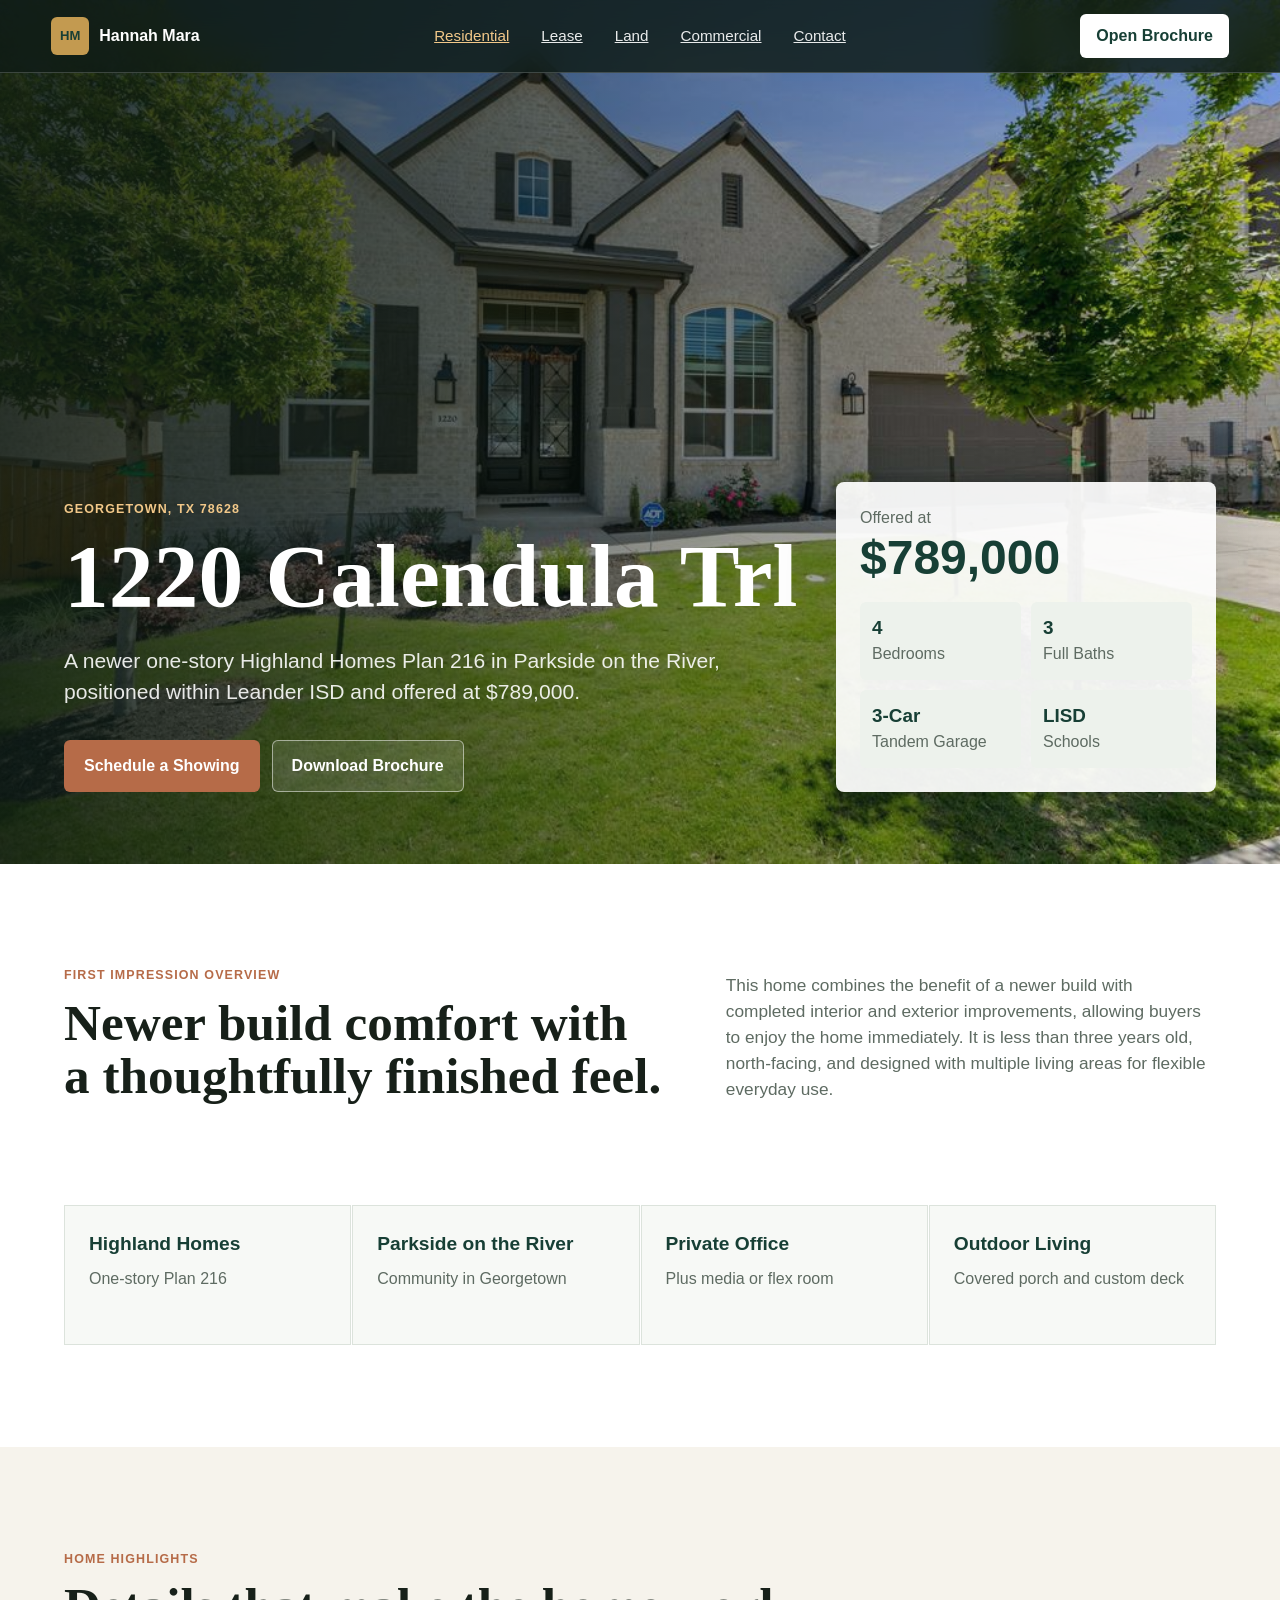
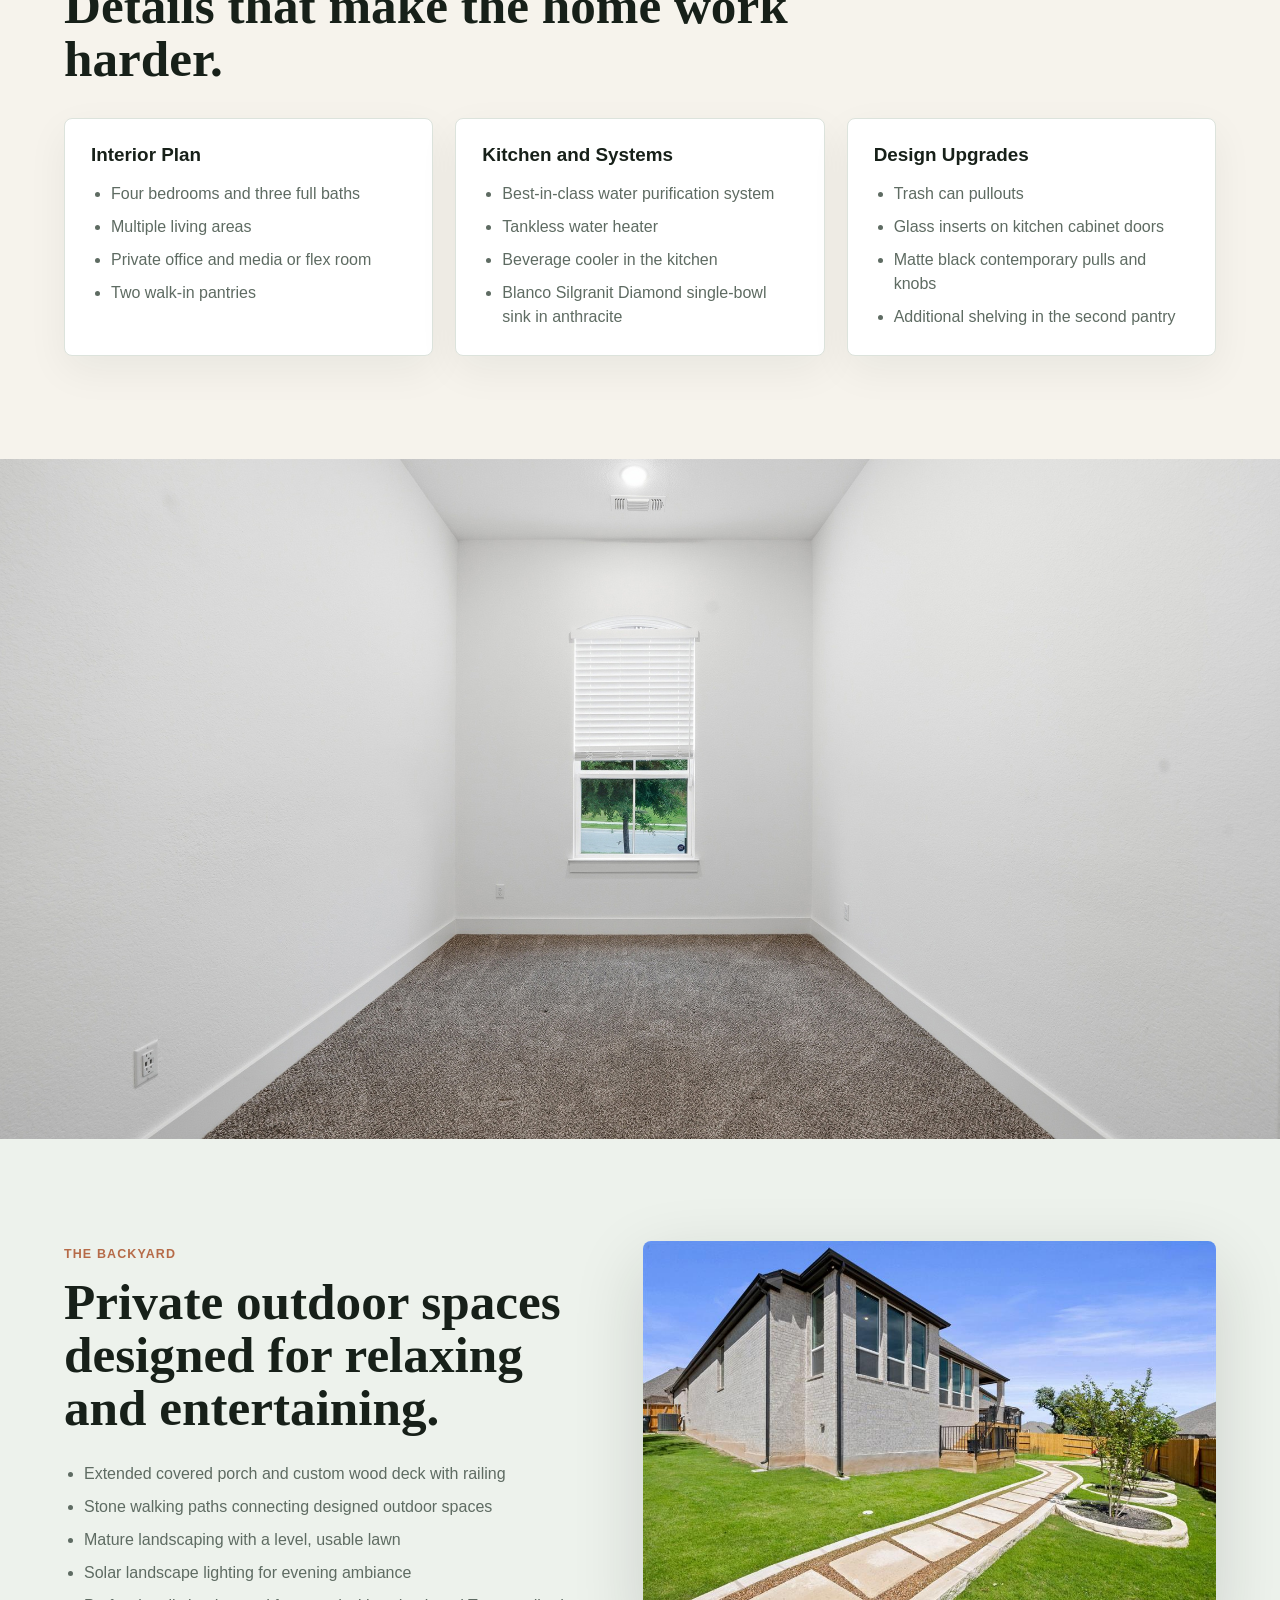
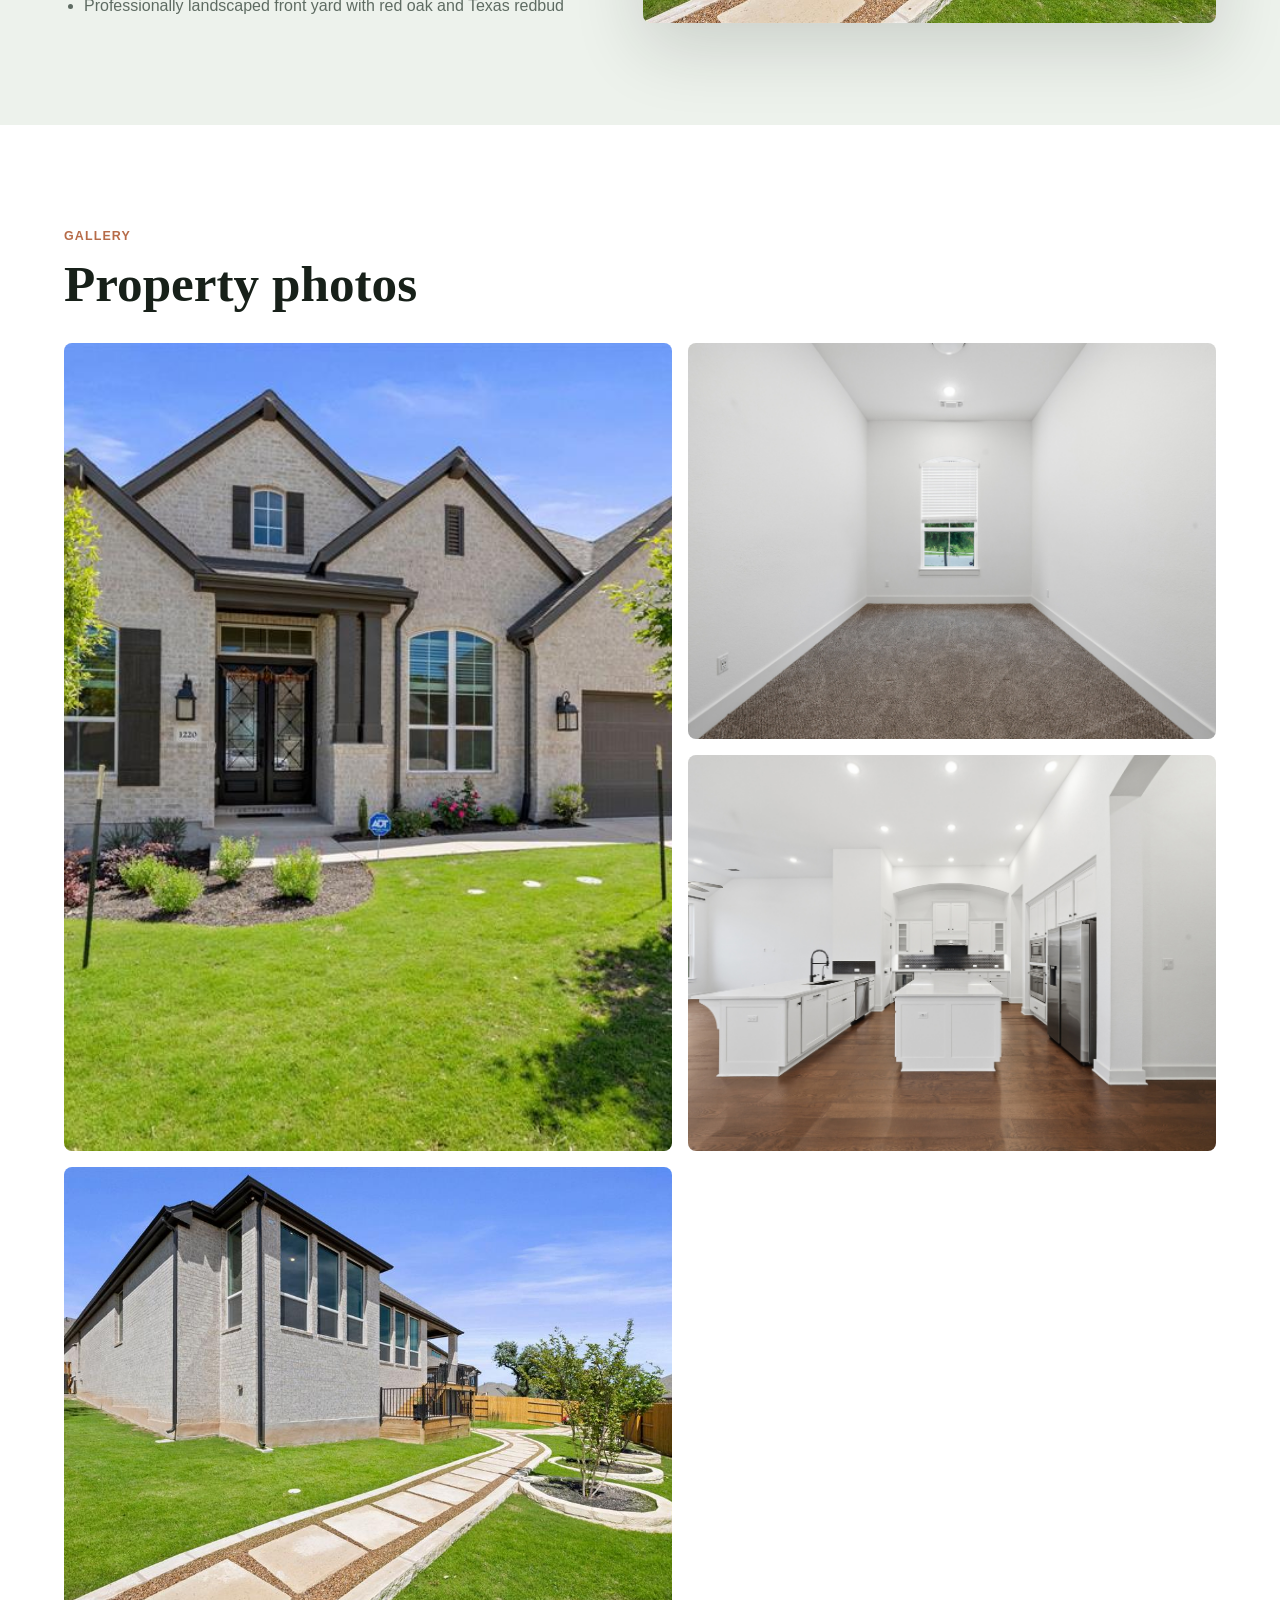
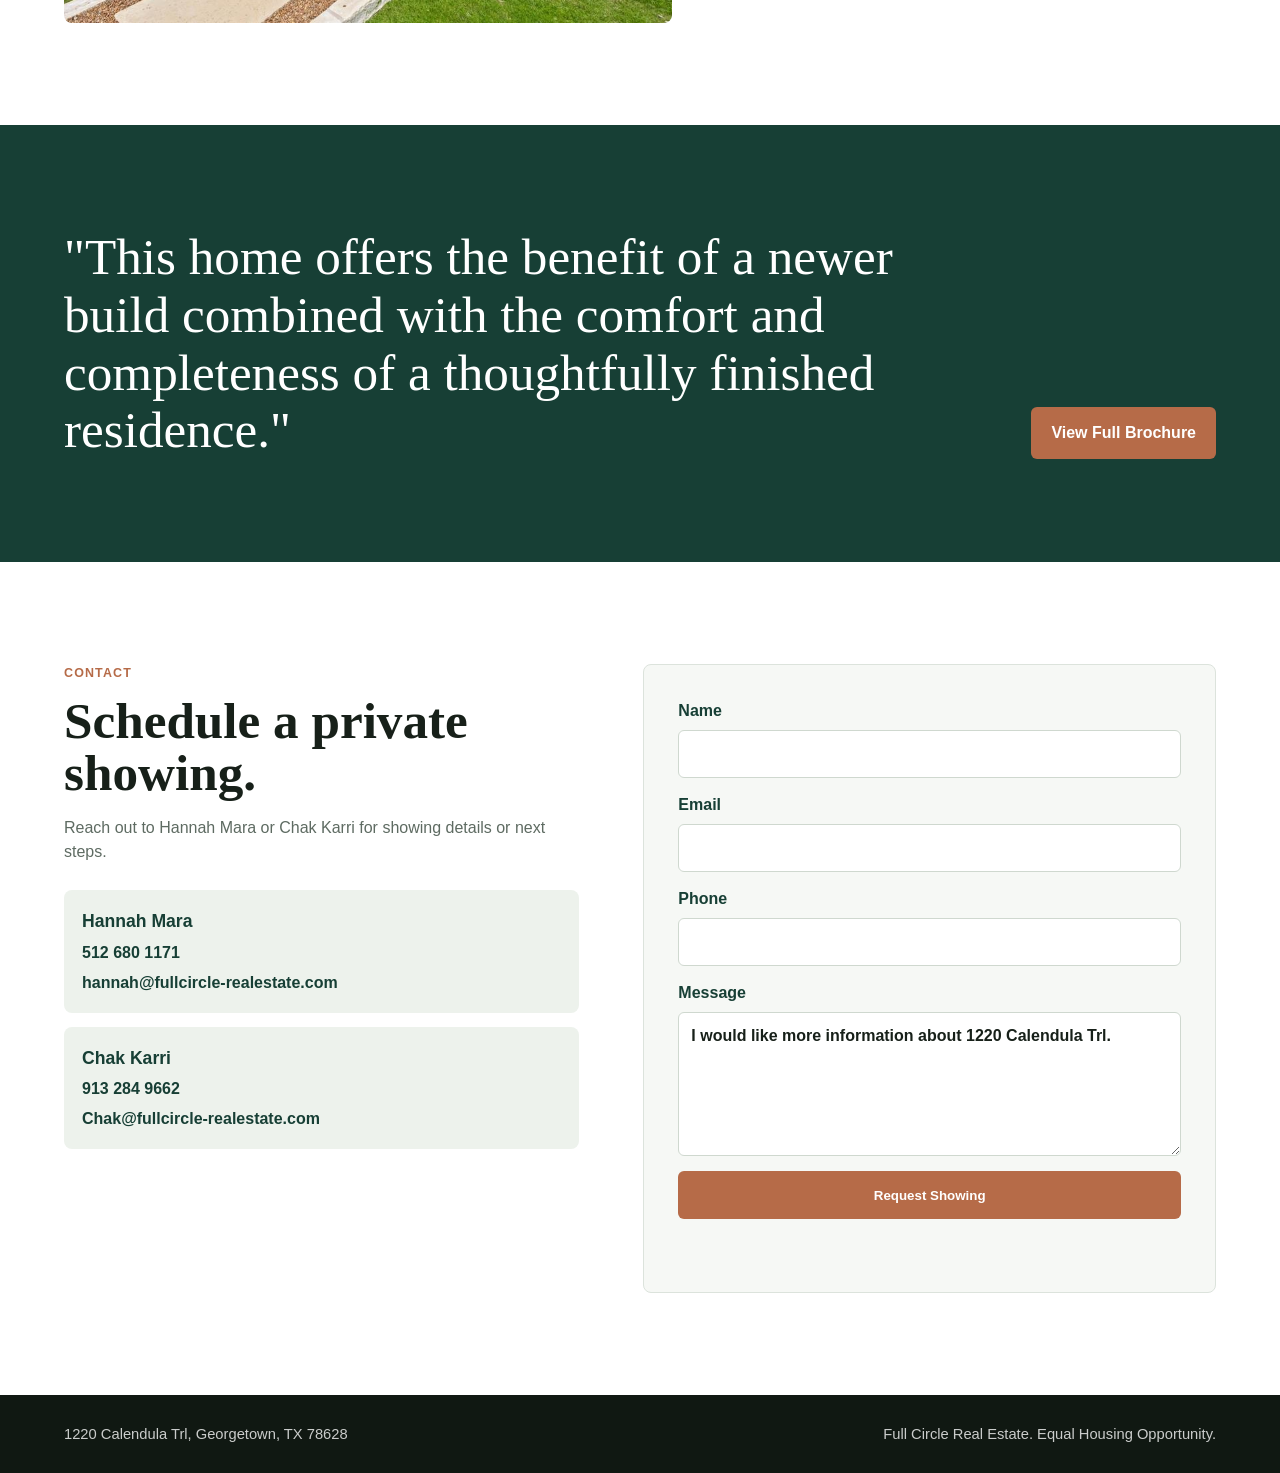
<file: residential/1220-calendula-trl.html>
<!doctype html>
<html lang="en">
  <head>
    <meta charset="utf-8" />
    <meta name="viewport" content="width=device-width, initial-scale=1" />
    <title>1220 Calendula Trl, Georgetown TX | Hannah Mara</title>
    <meta
      name="description"
      content="1220 Calendula Trl in Georgetown, TX. Offered at $789,000 by Hannah Mara and Chak Karri with Full Circle Real Estate."
    />
    <link rel="stylesheet" href="../styles.css" />
  </head>
  <body>
    <header class="site-header">
      <a class="brand" href="../index.html" aria-label="Hannah Mara home">
        <span class="brand-mark">HM</span>
        <span>Hannah Mara</span>
      </a>
      <nav class="main-nav" aria-label="Primary navigation">
        <a class="active" href="../residential.html">Residential</a>
        <a href="../lease.html">Lease</a>
        <a href="../land.html">Land</a>
        <a href="../commercial.html">Commercial</a>
        <a href="#contact">Contact</a>
      </nav>
      <a class="header-cta" href="../assets/1220-calendula-brochure.pdf">Open Brochure</a>
    </header>

    <main>
      <section class="hero listing-hero">
        <div class="hero-media calendula-hero" role="img" aria-label="Front exterior of 1220 Calendula Trl"></div>
        <div class="hero-content">
          <p class="eyebrow">Georgetown, TX 78628</p>
          <h1>1220 Calendula Trl</h1>
          <p>
            A newer one-story Highland Homes Plan 216 in Parkside on the River,
            positioned within Leander ISD and offered at $789,000.
          </p>
          <div class="hero-actions">
            <a class="button primary" href="#contact">Schedule a Showing</a>
            <a class="button secondary" href="../assets/1220-calendula-brochure.pdf">Download Brochure</a>
          </div>
        </div>
        <aside class="price-panel" aria-label="Property summary">
          <span>Offered at</span>
          <strong>$789,000</strong>
          <div class="summary-grid">
            <span><b>4</b> Bedrooms</span>
            <span><b>3</b> Full Baths</span>
            <span><b>3-Car</b> Tandem Garage</span>
            <span><b>LISD</b> Schools</span>
          </div>
        </aside>
      </section>

      <section class="section overview-section" id="overview">
        <div>
          <p class="eyebrow">First impression overview</p>
          <h2>Newer build comfort with a thoughtfully finished feel.</h2>
        </div>
        <p>
          This home combines the benefit of a newer build with completed interior
          and exterior improvements, allowing buyers to enjoy the home immediately.
          It is less than three years old, north-facing, and designed with multiple
          living areas for flexible everyday use.
        </p>
      </section>

      <section class="section quick-facts" aria-label="Quick property facts">
        <article><strong>Highland Homes</strong><span>One-story Plan 216</span></article>
        <article><strong>Parkside on the River</strong><span>Community in Georgetown</span></article>
        <article><strong>Private Office</strong><span>Plus media or flex room</span></article>
        <article><strong>Outdoor Living</strong><span>Covered porch and custom deck</span></article>
      </section>

      <section class="section feature-section" id="features">
        <div class="section-heading">
          <p class="eyebrow">Home highlights</p>
          <h2>Details that make the home work harder.</h2>
        </div>
        <div class="feature-grid">
          <article>
            <h3>Interior Plan</h3>
            <ul>
              <li>Four bedrooms and three full baths</li>
              <li>Multiple living areas</li>
              <li>Private office and media or flex room</li>
              <li>Two walk-in pantries</li>
            </ul>
          </article>
          <article>
            <h3>Kitchen and Systems</h3>
            <ul>
              <li>Best-in-class water purification system</li>
              <li>Tankless water heater</li>
              <li>Beverage cooler in the kitchen</li>
              <li>Blanco Silgranit Diamond single-bowl sink in anthracite</li>
            </ul>
          </article>
          <article>
            <h3>Design Upgrades</h3>
            <ul>
              <li>Trash can pullouts</li>
              <li>Glass inserts on kitchen cabinet doors</li>
              <li>Matte black contemporary pulls and knobs</li>
              <li>Additional shelving in the second pantry</li>
            </ul>
          </article>
        </div>
      </section>

      <section class="image-band" aria-label="Kitchen and living area">
        <img src="../assets/1220-calendula-living-kitchen.jpg" alt="Open living, dining, and kitchen area at 1220 Calendula Trl" />
      </section>

      <section class="section outdoor-section">
        <div class="outdoor-copy">
          <p class="eyebrow">The backyard</p>
          <h2>Private outdoor spaces designed for relaxing and entertaining.</h2>
          <ul class="check-list">
            <li>Extended covered porch and custom wood deck with railing</li>
            <li>Stone walking paths connecting designed outdoor spaces</li>
            <li>Mature landscaping with a level, usable lawn</li>
            <li>Solar landscape lighting for evening ambiance</li>
            <li>Professionally landscaped front yard with red oak and Texas redbud</li>
          </ul>
        </div>
        <img src="../assets/1220-calendula-backyard.jpeg" alt="Backyard walking path and lawn at 1220 Calendula Trl" />
      </section>

      <section class="section gallery-section" id="gallery">
        <div class="section-heading">
          <p class="eyebrow">Gallery</p>
          <h2>Property photos</h2>
        </div>
        <div class="gallery-grid">
          <button type="button" data-image="../assets/1220-calendula-front.jpeg" data-alt="Front exterior of 1220 Calendula Trl">
            <img src="../assets/1220-calendula-front.jpeg" alt="Front exterior of 1220 Calendula Trl" />
          </button>
          <button type="button" data-image="../assets/1220-calendula-living-kitchen.jpg" data-alt="Open living and kitchen area">
            <img src="../assets/1220-calendula-living-kitchen.jpg" alt="Open living and kitchen area" />
          </button>
          <button type="button" data-image="../assets/1220-calendula-kitchen.jpg" data-alt="Kitchen at 1220 Calendula Trl">
            <img src="../assets/1220-calendula-kitchen.jpg" alt="Kitchen at 1220 Calendula Trl" />
          </button>
          <button type="button" data-image="../assets/1220-calendula-backyard.jpeg" data-alt="Backyard at 1220 Calendula Trl">
            <img src="../assets/1220-calendula-backyard.jpeg" alt="Backyard at 1220 Calendula Trl" />
          </button>
        </div>
      </section>

      <section class="section value-section">
        <blockquote>
          "This home offers the benefit of a newer build combined with the comfort
          and completeness of a thoughtfully finished residence."
        </blockquote>
        <a class="button primary" href="../assets/1220-calendula-brochure.pdf">View Full Brochure</a>
      </section>

      <section class="section contact-section" id="contact">
        <div class="contact-copy">
          <p class="eyebrow">Contact</p>
          <h2>Schedule a private showing.</h2>
          <p>Reach out to Hannah Mara or Chak Karri for showing details or next steps.</p>
          <div class="agent-list">
            <article>
              <strong>Hannah Mara</strong>
              <a href="tel:+15126801171">512 680 1171</a>
              <a href="mailto:hannah@fullcircle-realestate.com">hannah@fullcircle-realestate.com</a>
            </article>
            <article>
              <strong>Chak Karri</strong>
              <a href="tel:+19132849662">913 284 9662</a>
              <a href="mailto:Chak@fullcircle-realestate.com">Chak@fullcircle-realestate.com</a>
            </article>
          </div>
        </div>
        <form class="contact-form" id="leadForm">
          <label>Name<input type="text" name="name" autocomplete="name" required /></label>
          <label>Email<input type="email" name="email" autocomplete="email" required /></label>
          <label>Phone<input type="tel" name="phone" autocomplete="tel" /></label>
          <label>Message<textarea name="message" rows="5">I would like more information about 1220 Calendula Trl.</textarea></label>
          <button class="button primary" type="submit">Request Showing</button>
          <p class="form-status" id="formStatus" role="status" aria-live="polite"></p>
        </form>
      </section>
    </main>

    <footer class="site-footer">
      <span>1220 Calendula Trl, Georgetown, TX 78628</span>
      <span>Full Circle Real Estate. Equal Housing Opportunity.</span>
    </footer>

    <dialog class="lightbox" id="lightbox">
      <button class="lightbox-close" type="button" aria-label="Close photo">Close</button>
      <img src="../assets/1220-calendula-front.jpeg" alt="Front exterior of 1220 Calendula Trl" />
    </dialog>

    <script src="../script.js"></script>
  </body>
</html>
</file>
<file: styles.css>
:root {
  --ink: #172019;
  --muted: #5e6b62;
  --paper: #f6f3ec;
  --white: #ffffff;
  --line: #dce3dc;
  --forest: #173f35;
  --sage: #edf2ec;
  --clay: #b66b48;
  --gold: #c39a50;
  --shadow: 0 24px 70px rgba(23, 32, 25, 0.16);
}

* {
  box-sizing: border-box;
}

html {
  scroll-behavior: smooth;
}

body {
  margin: 0;
  color: var(--ink);
  background: var(--paper);
  font-family: Arial, Helvetica, sans-serif;
  line-height: 1.5;
}

img {
  display: block;
  max-width: 100%;
}

a {
  color: inherit;
}

.site-header {
  position: fixed;
  z-index: 10;
  top: 0;
  left: 0;
  right: 0;
  display: grid;
  grid-template-columns: auto 1fr auto;
  align-items: center;
  gap: 28px;
  min-height: 72px;
  padding: 14px clamp(18px, 4vw, 58px);
  color: var(--white);
  background: rgba(15, 27, 21, 0.82);
  border-bottom: 1px solid rgba(255, 255, 255, 0.18);
  backdrop-filter: blur(16px);
}

.site-header.solid {
  background: var(--forest);
}

.brand,
.main-nav,
.header-cta,
.button,
.agent-list a,
.category-card {
  text-decoration: none;
}

.brand {
  display: inline-flex;
  align-items: center;
  gap: 10px;
  min-width: 0;
  font-weight: 800;
}

.brand-mark {
  display: grid;
  place-items: center;
  width: 38px;
  height: 38px;
  color: var(--forest);
  background: var(--gold);
  border-radius: 6px;
  font-size: 0.82rem;
}

.main-nav {
  justify-self: center;
  display: flex;
  gap: clamp(14px, 3vw, 32px);
  font-size: 0.95rem;
}

.main-nav a {
  opacity: 0.9;
}

.main-nav a.active {
  color: #f2c889;
  opacity: 1;
}

.header-cta {
  padding: 10px 16px;
  color: var(--forest);
  background: var(--white);
  border-radius: 6px;
  font-weight: 800;
}

.home-hero,
.hero {
  position: relative;
  min-height: 96vh;
  overflow: hidden;
  color: var(--white);
  background: var(--forest);
}

.home-hero {
  display: grid;
  align-items: end;
  padding: 118px clamp(20px, 5vw, 72px) 72px;
}

.home-hero-media,
.hero-media {
  position: absolute;
  inset: 0;
}

.home-hero-media {
  background:
    linear-gradient(90deg, rgba(11, 24, 18, 0.84), rgba(11, 24, 18, 0.45) 52%, rgba(11, 24, 18, 0.2)),
    url("assets/1220-calendula-front.jpeg") center / cover;
}

.home-hero-content,
.hero-content,
.price-panel {
  position: relative;
}

.home-hero-content {
  max-width: 940px;
}

.realtor-hero-content {
  display: grid;
  grid-template-columns: minmax(0, 1fr) minmax(280px, 380px);
  align-items: end;
  gap: clamp(28px, 5vw, 64px);
  max-width: 1180px;
}

.profile-card {
  overflow: hidden;
  color: var(--ink);
  background: rgba(255, 255, 255, 0.94);
  border-radius: 8px;
  box-shadow: var(--shadow);
}

.profile-card > img {
  width: 100%;
  aspect-ratio: 1 / 1;
  object-fit: cover;
}

.profile-card > div {
  display: grid;
  gap: 8px;
  padding: 20px;
}

.profile-card strong,
.profile-card a {
  color: var(--forest);
  font-weight: 800;
}

.profile-card a {
  text-decoration: none;
}

.profile-card span {
  color: var(--muted);
}

.broker-logo {
  width: 170px;
  height: auto;
  margin-bottom: 4px;
}

.hero {
  display: grid;
  grid-template-columns: minmax(0, 1fr) minmax(280px, 380px);
  align-items: end;
  gap: 32px;
  padding: 118px clamp(20px, 5vw, 72px) 72px;
}

.calendula-hero {
  background:
    linear-gradient(90deg, rgba(11, 24, 18, 0.86), rgba(11, 24, 18, 0.44) 52%, rgba(11, 24, 18, 0.14)),
    url("assets/1220-calendula-front.jpeg") center / cover;
}

.listing-hero .calendula-hero {
  background:
    linear-gradient(90deg, rgba(11, 24, 18, 0.86), rgba(11, 24, 18, 0.44) 52%, rgba(11, 24, 18, 0.14)),
    url("../assets/1220-calendula-front.jpeg") center / cover;
}

.listing-hero .little-elm-hero {
  background:
    linear-gradient(90deg, rgba(11, 24, 18, 0.86), rgba(11, 24, 18, 0.44) 52%, rgba(11, 24, 18, 0.14)),
    url("../assets/1401-little-elm-1.jpg") center / cover;
}

.hero-content {
  max-width: 760px;
}

.eyebrow {
  margin: 0 0 12px;
  color: var(--clay);
  font-size: 0.78rem;
  font-weight: 800;
  letter-spacing: 0.09em;
  text-transform: uppercase;
}

.home-hero .eyebrow,
.hero .eyebrow {
  color: #f2c889;
}

h1,
h2,
h3,
p,
li {
  overflow-wrap: anywhere;
}

h1,
h2,
h3 {
  margin: 0;
  line-height: 1.03;
}

h1,
h2,
blockquote {
  font-family: Georgia, "Times New Roman", serif;
}

h1 {
  max-width: 1000px;
  font-size: clamp(2.8rem, 7vw, 6rem);
  font-weight: 600;
}

h2 {
  font-size: clamp(2rem, 4vw, 4rem);
  font-weight: 600;
}

h3 {
  font-size: 1.18rem;
}

.home-hero-content p:not(.eyebrow),
.hero-content p:not(.eyebrow) {
  max-width: 680px;
  margin: 22px 0 0;
  color: rgba(255, 255, 255, 0.89);
  font-size: clamp(1.05rem, 2vw, 1.32rem);
}

.hero-actions {
  display: flex;
  flex-wrap: wrap;
  gap: 12px;
  margin-top: 32px;
}

.button {
  display: inline-flex;
  align-items: center;
  justify-content: center;
  min-height: 48px;
  padding: 13px 19px;
  border: 1px solid transparent;
  border-radius: 6px;
  font-weight: 800;
  cursor: pointer;
}

.button.primary {
  color: var(--white);
  background: var(--clay);
}

.button.secondary {
  color: var(--white);
  border-color: rgba(255, 255, 255, 0.5);
  background: rgba(255, 255, 255, 0.12);
}

.price-panel {
  padding: 24px;
  color: var(--ink);
  background: rgba(255, 255, 255, 0.93);
  border-radius: 8px;
  box-shadow: var(--shadow);
}

.price-panel span {
  color: var(--muted);
}

.price-panel strong {
  display: block;
  margin: 4px 0 20px;
  color: var(--forest);
  font-size: clamp(2rem, 5vw, 3rem);
  line-height: 1;
}

.summary-grid {
  display: grid;
  grid-template-columns: 1fr 1fr;
  gap: 10px;
}

.summary-grid span {
  min-height: 78px;
  padding: 12px;
  background: var(--sage);
  border-radius: 6px;
}

.summary-grid b {
  display: block;
  color: var(--forest);
  font-size: 1.18rem;
}

.section {
  padding: clamp(58px, 8vw, 104px) clamp(20px, 5vw, 72px);
}

.page-main {
  padding-top: 72px;
}

.page-heading {
  color: var(--white);
  background: var(--forest);
}

.page-heading h1 {
  max-width: 900px;
}

.page-heading p:not(.eyebrow) {
  max-width: 680px;
  color: rgba(255, 255, 255, 0.82);
  font-size: 1.12rem;
}

.category-section,
.featured-section,
.gallery-section,
.overview-section,
.about-section,
.contact-section,
.strengths-section {
  background: var(--white);
}

.section-heading {
  max-width: 780px;
  margin-bottom: 32px;
}

.category-grid {
  display: grid;
  grid-template-columns: repeat(4, 1fr);
  gap: 18px;
}

.category-card,
.empty-state,
.listing-card,
.feature-grid article {
  background: var(--white);
  border: 1px solid var(--line);
  border-radius: 8px;
  box-shadow: 0 14px 42px rgba(24, 32, 27, 0.06);
}

.category-card {
  display: grid;
  min-height: 230px;
  padding: 24px;
  color: var(--ink);
}

.category-card span {
  display: grid;
  place-items: center;
  width: 42px;
  height: 42px;
  color: var(--white);
  background: var(--forest);
  border-radius: 6px;
  font-weight: 800;
}

.category-card h3 {
  align-self: end;
  margin-top: 34px;
}

.category-card p,
.listing-preview p,
.listing-card p,
.empty-state p,
.about-section > p,
.overview-section > p,
.contact-copy p:not(.eyebrow),
.strength-grid p,
.mini-listing-card p {
  color: var(--muted);
}

.about-section,
.overview-section {
  display: grid;
  grid-template-columns: minmax(0, 1fr) minmax(320px, 0.82fr);
  gap: clamp(28px, 5vw, 70px);
  align-items: end;
}

.about-section > p,
.overview-section > p {
  margin: 0;
  font-size: 1.08rem;
}

.featured-section {
  padding-top: 0;
}

.strength-grid,
.featured-grid {
  display: grid;
  grid-template-columns: repeat(3, 1fr);
  gap: 22px;
}

.strength-grid article,
.mini-listing-card {
  background: var(--white);
  border: 1px solid var(--line);
  border-radius: 8px;
  box-shadow: 0 14px 42px rgba(24, 32, 27, 0.06);
}

.strength-grid article {
  padding: 26px;
}

.service-area-section {
  background: var(--sage);
}

.google-profile-section {
  display: flex;
  align-items: center;
  justify-content: space-between;
  gap: 28px;
  background: var(--forest);
  color: var(--white);
}

.google-profile-section > div {
  max-width: 760px;
}

.google-profile-section p:not(.eyebrow) {
  color: rgba(255, 255, 255, 0.78);
  font-size: 1.08rem;
}

.area-list {
  display: flex;
  flex-wrap: wrap;
  gap: 10px;
}

.area-list span {
  padding: 10px 14px;
  color: var(--forest);
  background: var(--white);
  border: 1px solid var(--line);
  border-radius: 6px;
  font-weight: 800;
}

.featured-grid {
  grid-template-columns: 1fr 1fr;
}

.mini-listing-card {
  overflow: hidden;
}

.mini-listing-card img {
  width: 100%;
  aspect-ratio: 4 / 3;
  object-fit: cover;
}

.mini-listing-card > div {
  padding: 22px;
}

.mini-listing-card a {
  color: var(--clay);
  font-weight: 800;
  text-decoration: none;
}

.listing-preview,
.listing-card {
  display: grid;
  grid-template-columns: minmax(280px, 0.82fr) 1fr;
  gap: 28px;
  overflow: hidden;
}

.listing-preview {
  background: var(--sage);
  border-radius: 8px;
}

.listing-preview img,
.listing-card img {
  width: 100%;
  height: 100%;
  min-height: 360px;
  object-fit: cover;
}

.listing-preview > div,
.listing-card-body {
  align-self: center;
  padding: clamp(24px, 4vw, 42px);
}

.listing-price {
  margin: 0 0 10px;
  color: var(--clay);
  font-weight: 800;
  font-size: 1.2rem;
}

.listing-card h2 {
  font-family: Georgia, "Times New Roman", serif;
  font-size: clamp(2rem, 4vw, 3.2rem);
}

.listing-index {
  background: var(--paper);
}

.empty-state {
  max-width: 780px;
  margin: 0 auto;
  text-align: center;
}

.empty-state h2 {
  font-size: clamp(2rem, 4vw, 3rem);
}

ul {
  margin: 18px 0 0;
  padding-left: 20px;
  color: var(--muted);
}

li + li {
  margin-top: 9px;
}

.quick-facts {
  display: grid;
  grid-template-columns: repeat(4, 1fr);
  gap: 1px;
  padding-top: 0;
  background: var(--white);
}

.quick-facts article {
  min-height: 140px;
  padding: 24px;
  background: #f7f9f6;
  border: 1px solid var(--line);
}

.quick-facts strong,
.quick-facts span {
  display: block;
}

.quick-facts strong {
  color: var(--forest);
  font-size: 1.2rem;
}

.quick-facts span {
  margin-top: 8px;
  color: var(--muted);
}

.feature-grid {
  display: grid;
  grid-template-columns: repeat(3, 1fr);
  gap: 22px;
}

.feature-grid article {
  padding: 26px;
}

.image-band {
  background: var(--forest);
}

.image-band img {
  width: 100%;
  max-height: 680px;
  object-fit: cover;
}

.outdoor-section {
  display: grid;
  grid-template-columns: minmax(0, 0.9fr) minmax(320px, 1fr);
  gap: clamp(28px, 5vw, 64px);
  align-items: center;
  background: var(--sage);
}

.outdoor-section img {
  width: 100%;
  border-radius: 8px;
  box-shadow: var(--shadow);
}

.check-list {
  margin-top: 28px;
}

.gallery-grid {
  display: grid;
  grid-template-columns: 1.15fr 1fr;
  gap: 16px;
}

.gallery-grid button {
  padding: 0;
  overflow: hidden;
  background: none;
  border: 0;
  border-radius: 8px;
  cursor: pointer;
}

.gallery-grid button:first-child {
  grid-row: span 2;
}

.gallery-grid img {
  width: 100%;
  height: 100%;
  min-height: 220px;
  aspect-ratio: 4 / 3;
  object-fit: cover;
  transition: transform 180ms ease;
}

.gallery-grid button:hover img {
  transform: scale(1.03);
}

.value-section {
  display: flex;
  align-items: end;
  justify-content: space-between;
  gap: 28px;
  color: var(--white);
  background: var(--forest);
}

blockquote {
  max-width: 900px;
  margin: 0;
  font-size: clamp(1.8rem, 4vw, 3.5rem);
  line-height: 1.13;
}

.contact-section {
  display: grid;
  grid-template-columns: 0.9fr 1fr;
  gap: clamp(28px, 5vw, 70px);
}

.agent-list {
  display: grid;
  gap: 14px;
  margin-top: 26px;
}

.agent-list article {
  display: grid;
  gap: 6px;
  padding: 18px;
  background: var(--sage);
  border-radius: 8px;
}

.agent-list strong {
  color: var(--forest);
  font-size: 1.1rem;
}

.agent-list a {
  color: var(--forest);
  font-weight: 800;
}

.contact-form {
  display: grid;
  gap: 15px;
  padding: clamp(22px, 4vw, 34px);
  background: #f6f8f5;
  border: 1px solid var(--line);
  border-radius: 8px;
}

label {
  display: grid;
  gap: 7px;
  color: var(--forest);
  font-weight: 800;
}

input,
textarea {
  width: 100%;
  min-height: 46px;
  padding: 11px 12px;
  color: var(--ink);
  background: var(--white);
  border: 1px solid #cfd8cf;
  border-radius: 6px;
  font: inherit;
}

textarea {
  resize: vertical;
}

.form-status {
  min-height: 24px;
  margin: 0;
  color: var(--forest);
  font-weight: 800;
}

.site-footer {
  display: flex;
  justify-content: space-between;
  gap: 20px;
  padding: 28px clamp(20px, 5vw, 72px);
  color: rgba(255, 255, 255, 0.78);
  background: #101812;
  font-size: 0.92rem;
}

.lightbox {
  width: min(1100px, 92vw);
  padding: 0;
  overflow: visible;
  background: transparent;
  border: 0;
}

.lightbox::backdrop {
  background: rgba(9, 15, 11, 0.78);
}

.lightbox img {
  width: 100%;
  max-height: 82vh;
  object-fit: contain;
  background: var(--white);
  border-radius: 8px;
}

.lightbox-close {
  position: absolute;
  right: 0;
  bottom: calc(100% + 10px);
  min-height: 40px;
  padding: 8px 14px;
  color: var(--forest);
  background: var(--white);
  border: 0;
  border-radius: 6px;
  font: inherit;
  font-weight: 800;
  cursor: pointer;
}

@media (max-width: 980px) {
  .site-header {
    position: absolute;
    grid-template-columns: 1fr auto;
  }

  .main-nav {
    display: none;
  }

  .hero,
  .realtor-hero-content,
  .about-section,
  .overview-section,
  .outdoor-section,
  .contact-section,
  .listing-preview,
  .listing-card {
    grid-template-columns: 1fr;
  }

  .price-panel {
    max-width: 460px;
  }

  .category-grid,
  .quick-facts,
  .feature-grid,
  .strength-grid {
    grid-template-columns: 1fr 1fr;
  }

  .value-section {
    align-items: start;
    flex-direction: column;
  }

  .google-profile-section {
    align-items: flex-start;
    flex-direction: column;
  }
}

@media (max-width: 640px) {
  .site-header {
    min-height: 68px;
    gap: 12px;
  }

  .brand span:last-child {
    max-width: 140px;
    line-height: 1.05;
  }

  .header-cta {
    padding: 9px 10px;
    font-size: 0.84rem;
  }

  .home-hero,
  .hero {
    min-height: 94vh;
    padding-top: 104px;
    padding-bottom: 42px;
  }

  .hero-actions {
    width: 100%;
  }

  .button {
    flex: 1 1 auto;
  }

  .summary-grid,
  .category-grid,
  .quick-facts,
  .feature-grid,
  .strength-grid,
  .featured-grid,
  .gallery-grid {
    grid-template-columns: 1fr;
  }

  .gallery-grid button:first-child {
    grid-row: auto;
  }

  .site-footer {
    flex-direction: column;
  }
}
</file>
